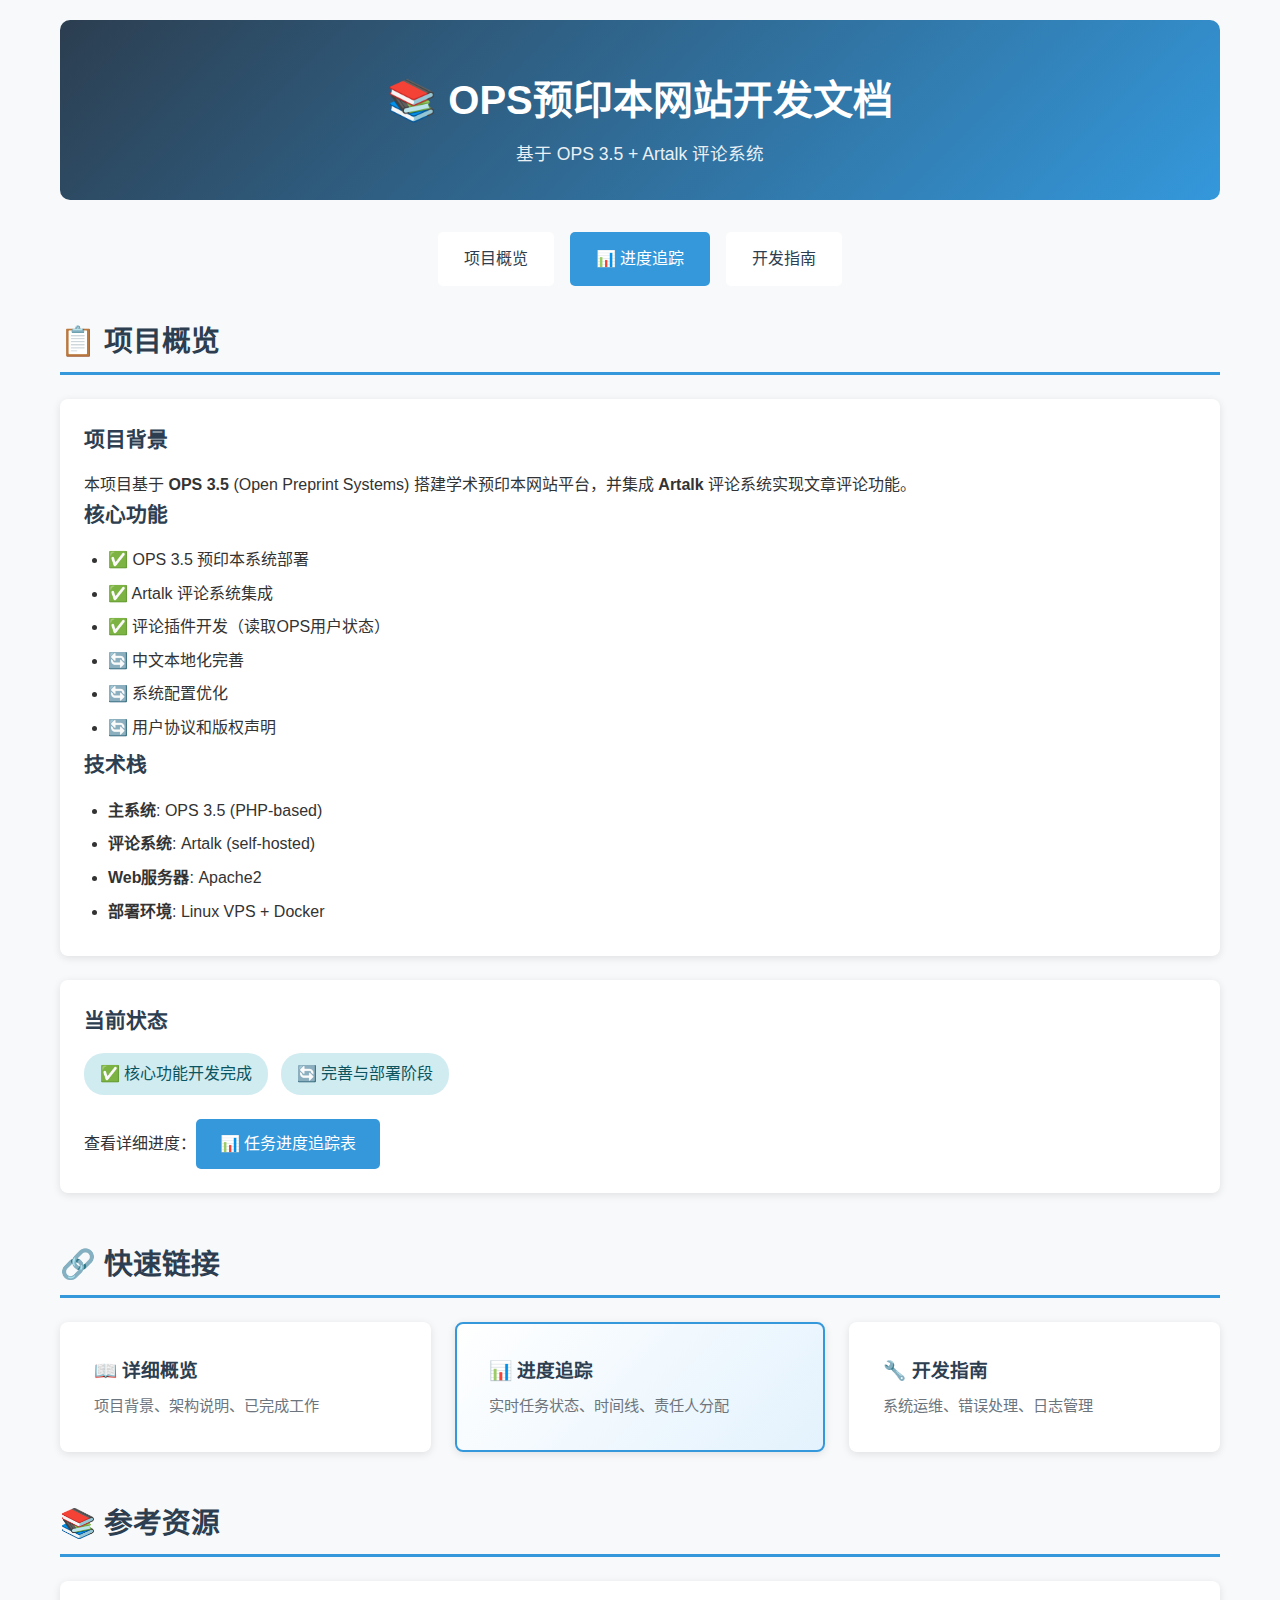
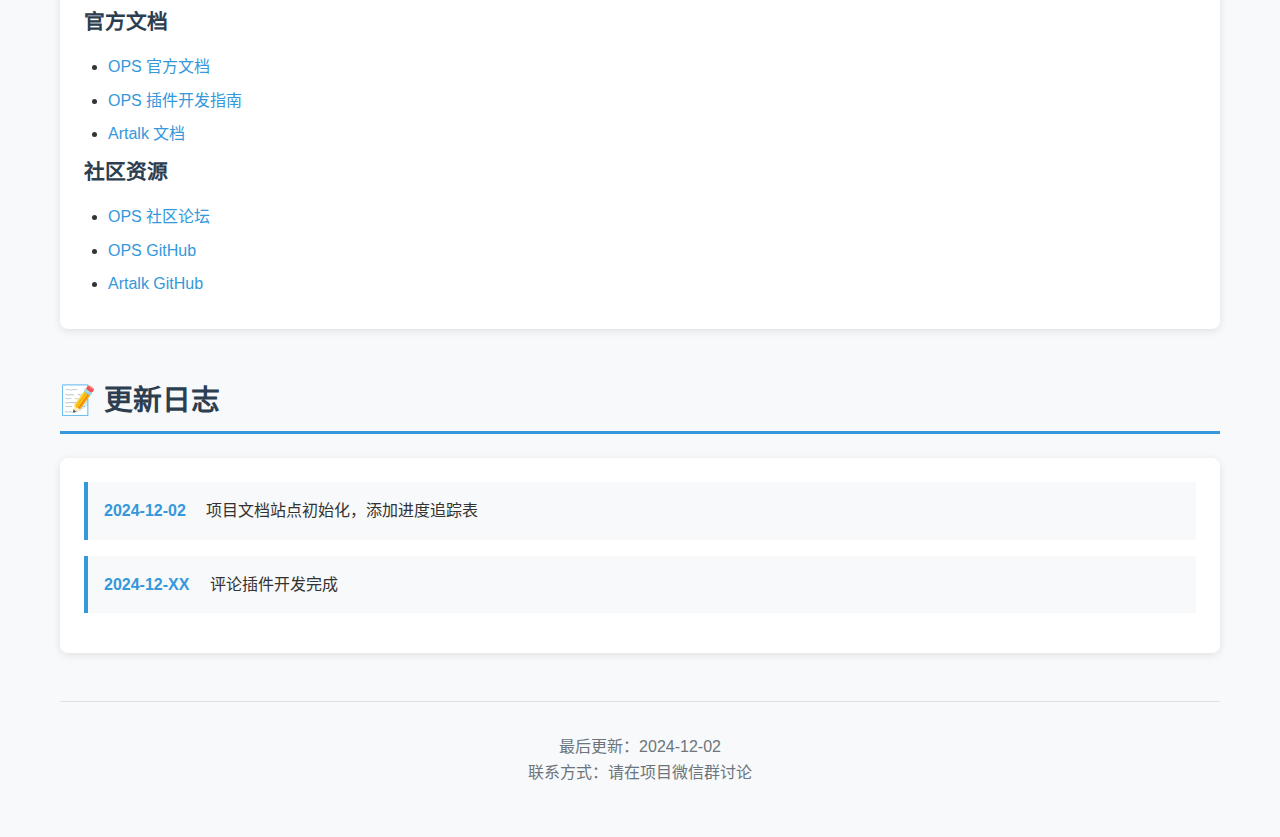
<file: index.html>
<!DOCTYPE html>
<html lang="zh-CN">
<head>
    <meta charset="UTF-8">
    <meta name="viewport" content="width=device-width, initial-scale=1.0">
    <title>OPS预印本网站开发文档</title>
    <link rel="stylesheet" href="assets/css/style.css">
</head>
<body>
    <div class="container">
        <header>
            <h1>📚 OPS预印本网站开发文档</h1>
            <p class="subtitle">基于 OPS 3.5 + Artalk 评论系统</p>
        </header>

        <nav class="main-nav">
            <a href="#overview" class="nav-link">项目概览</a>
            <a href="progress.html" class="nav-link highlight">📊 进度追踪</a>
            <a href="dev-guide.html" class="nav-link">开发指南</a>
        </nav>

        <main>
            <section id="overview" class="section">
                <h2>📋 项目概览</h2>
                <div class="card">
                    <h3>项目背景</h3>
                    <p>本项目基于 <strong>OPS 3.5</strong> (Open Preprint Systems) 搭建学术预印本网站平台，并集成 <strong>Artalk</strong> 评论系统实现文章评论功能。</p>
                    
                    <h3>核心功能</h3>
                    <ul>
                        <li>✅ OPS 3.5 预印本系统部署</li>
                        <li>✅ Artalk 评论系统集成</li>
                        <li>✅ 评论插件开发（读取OPS用户状态）</li>
                        <li>🔄 中文本地化完善</li>
                        <li>🔄 系统配置优化</li>
                        <li>🔄 用户协议和版权声明</li>
                    </ul>

                    <h3>技术栈</h3>
                    <ul>
                        <li><strong>主系统</strong>: OPS 3.5 (PHP-based)</li>
                        <li><strong>评论系统</strong>: Artalk (self-hosted)</li>
                        <li><strong>Web服务器</strong>: Apache2</li>
                        <li><strong>部署环境</strong>: Linux VPS + Docker</li>
                    </ul>
                </div>

                <div class="card">
                    <h3>当前状态</h3>
                    <div class="status-badge status-progress">✅ 核心功能开发完成</div>
                    <div class="status-badge status-progress">🔄 完善与部署阶段</div>
                    
                    <p style="margin-top: 1rem;">查看详细进度：<a href="progress.html" class="link-button">📊 任务进度追踪表</a></p>
                </div>
            </section>

            <section id="quick-links" class="section">
                <h2>🔗 快速链接</h2>
                <div class="link-grid">
                    <a href="overview.html" class="link-card">
                        <h3>📖 详细概览</h3>
                        <p>项目背景、架构说明、已完成工作</p>
                    </a>
                    <a href="progress.html" class="link-card highlight-card">
                        <h3>📊 进度追踪</h3>
                        <p>实时任务状态、时间线、责任人分配</p>
                    </a>
                    <a href="dev-guide.html" class="link-card">
                        <h3>🔧 开发指南</h3>
                        <p>系统运维、错误处理、日志管理</p>
                    </a>
                </div>
            </section>

            <section id="resources" class="section">
                <h2>📚 参考资源</h2>
                <div class="card">
                    <h3>官方文档</h3>
                    <ul>
                        <li><a href="https://docs.pkp.sfu.ca/ops/" target="_blank">OPS 官方文档</a></li>
                        <li><a href="https://docs.pkp.sfu.ca/dev/plugin-guide/" target="_blank">OPS 插件开发指南</a></li>
                        <li><a href="https://artalk.js.org/" target="_blank">Artalk 文档</a></li>
                    </ul>
                    
                    <h3>社区资源</h3>
                    <ul>
                        <li><a href="https://forum.pkp.sfu.ca/" target="_blank">OPS 社区论坛</a></li>
                        <li><a href="https://github.com/pkp/ops" target="_blank">OPS GitHub</a></li>
                        <li><a href="https://github.com/ArtalkJS/Artalk" target="_blank">Artalk GitHub</a></li>
                    </ul>
                </div>
            </section>

            <section id="update-log" class="section">
                <h2>📝 更新日志</h2>
                <div class="card">
                    <div class="update-item">
                        <span class="update-date">2024-12-02</span>
                        <span class="update-content">项目文档站点初始化，添加进度追踪表</span>
                    </div>
                    <div class="update-item">
                        <span class="update-date">2024-12-XX</span>
                        <span class="update-content">评论插件开发完成</span>
                    </div>
                </div>
            </section>
        </main>

        <footer>
            <p>最后更新：<span id="last-update">2024-12-02</span></p>
            <p>联系方式：请在项目微信群讨论</p>
        </footer>
    </div>

    <script>
        // 自动更新最后修改时间（如果需要）
        // document.getElementById('last-update').textContent = new Date().toISOString().split('T')[0];
    </script>
</body>
</html>
</file>
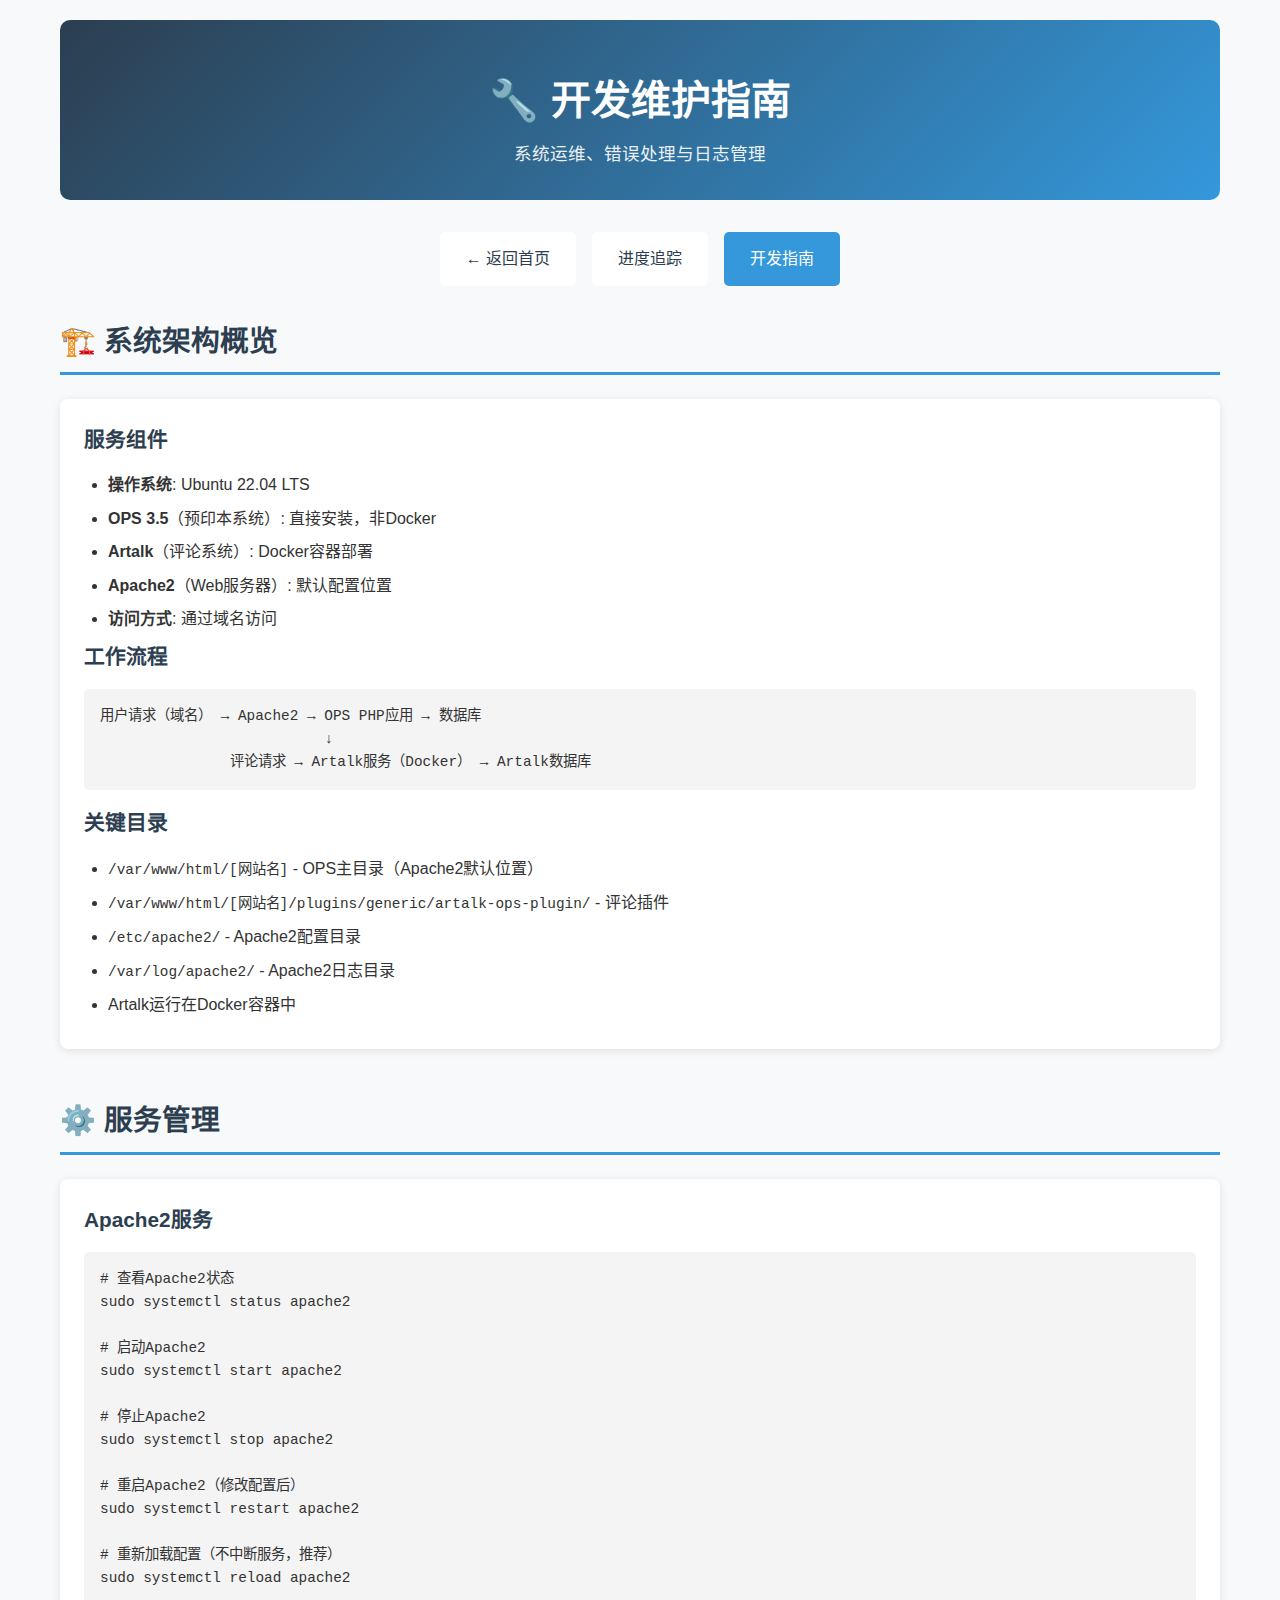
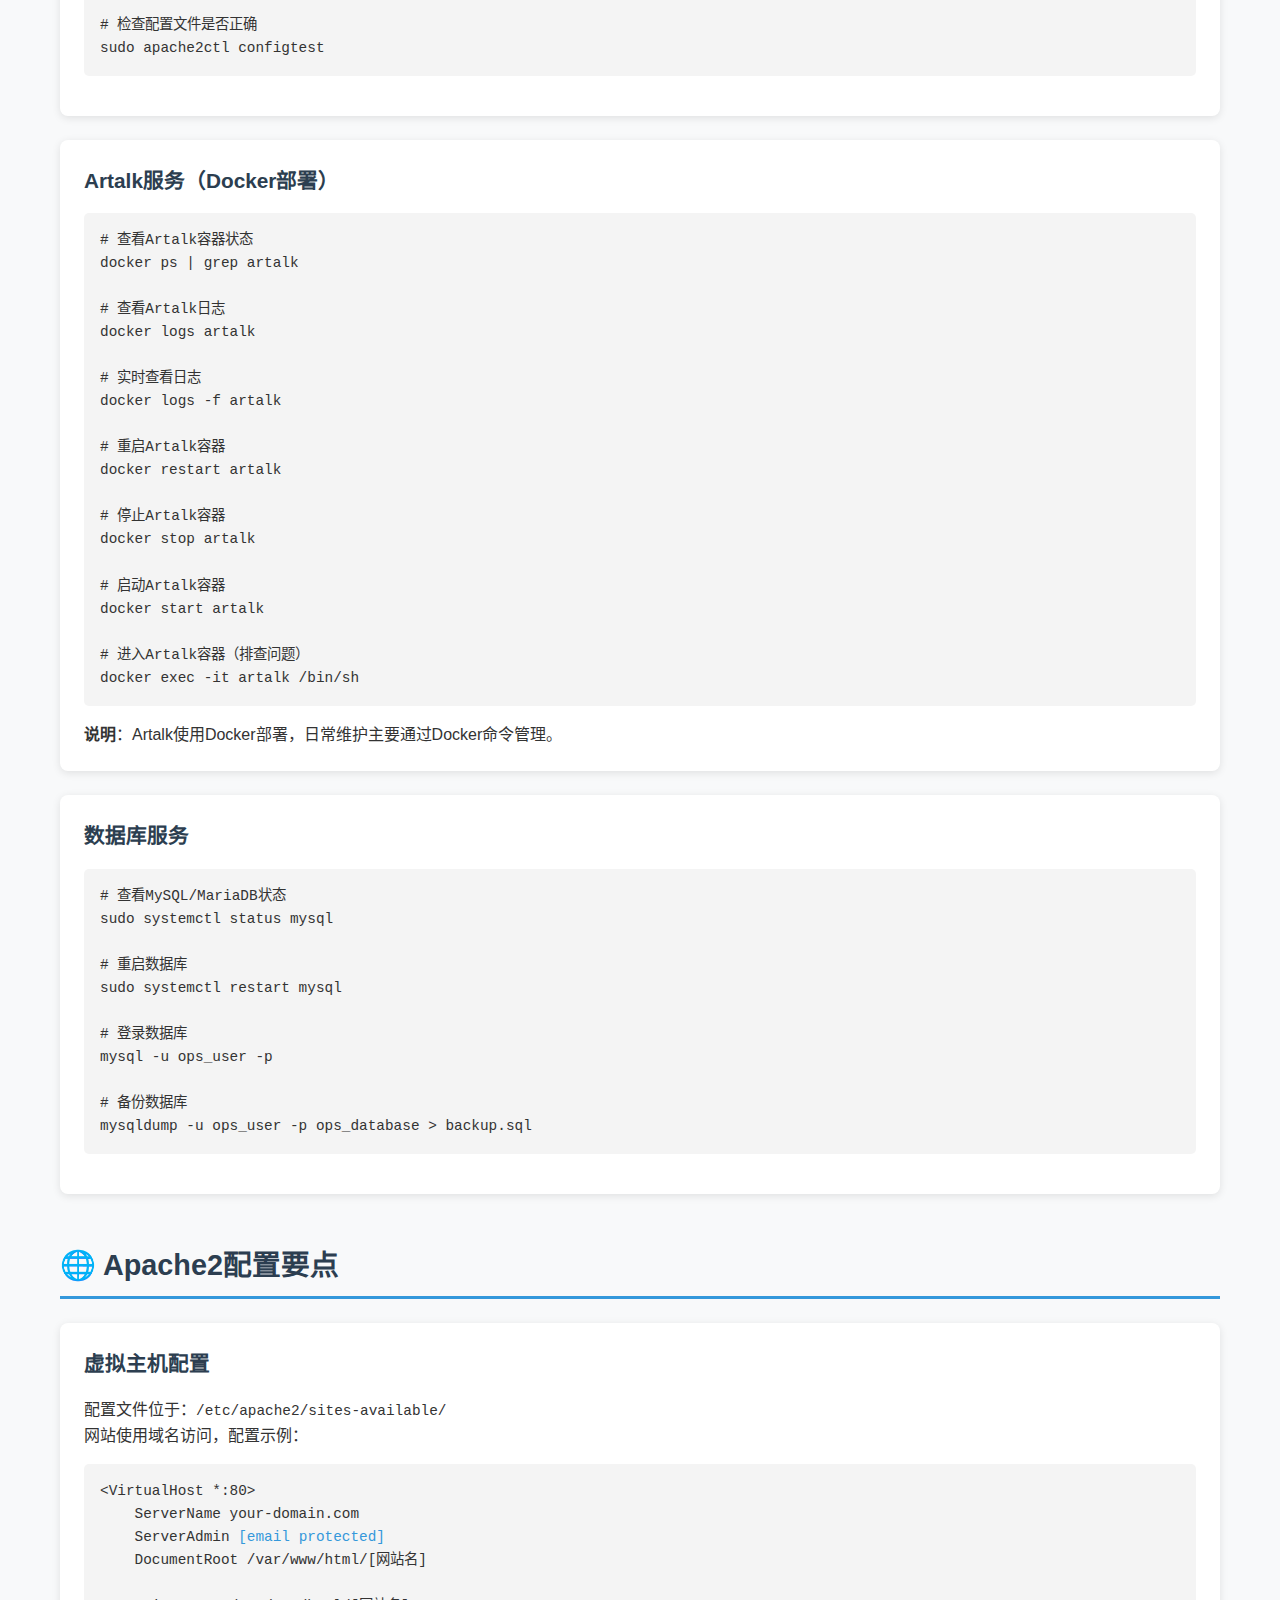
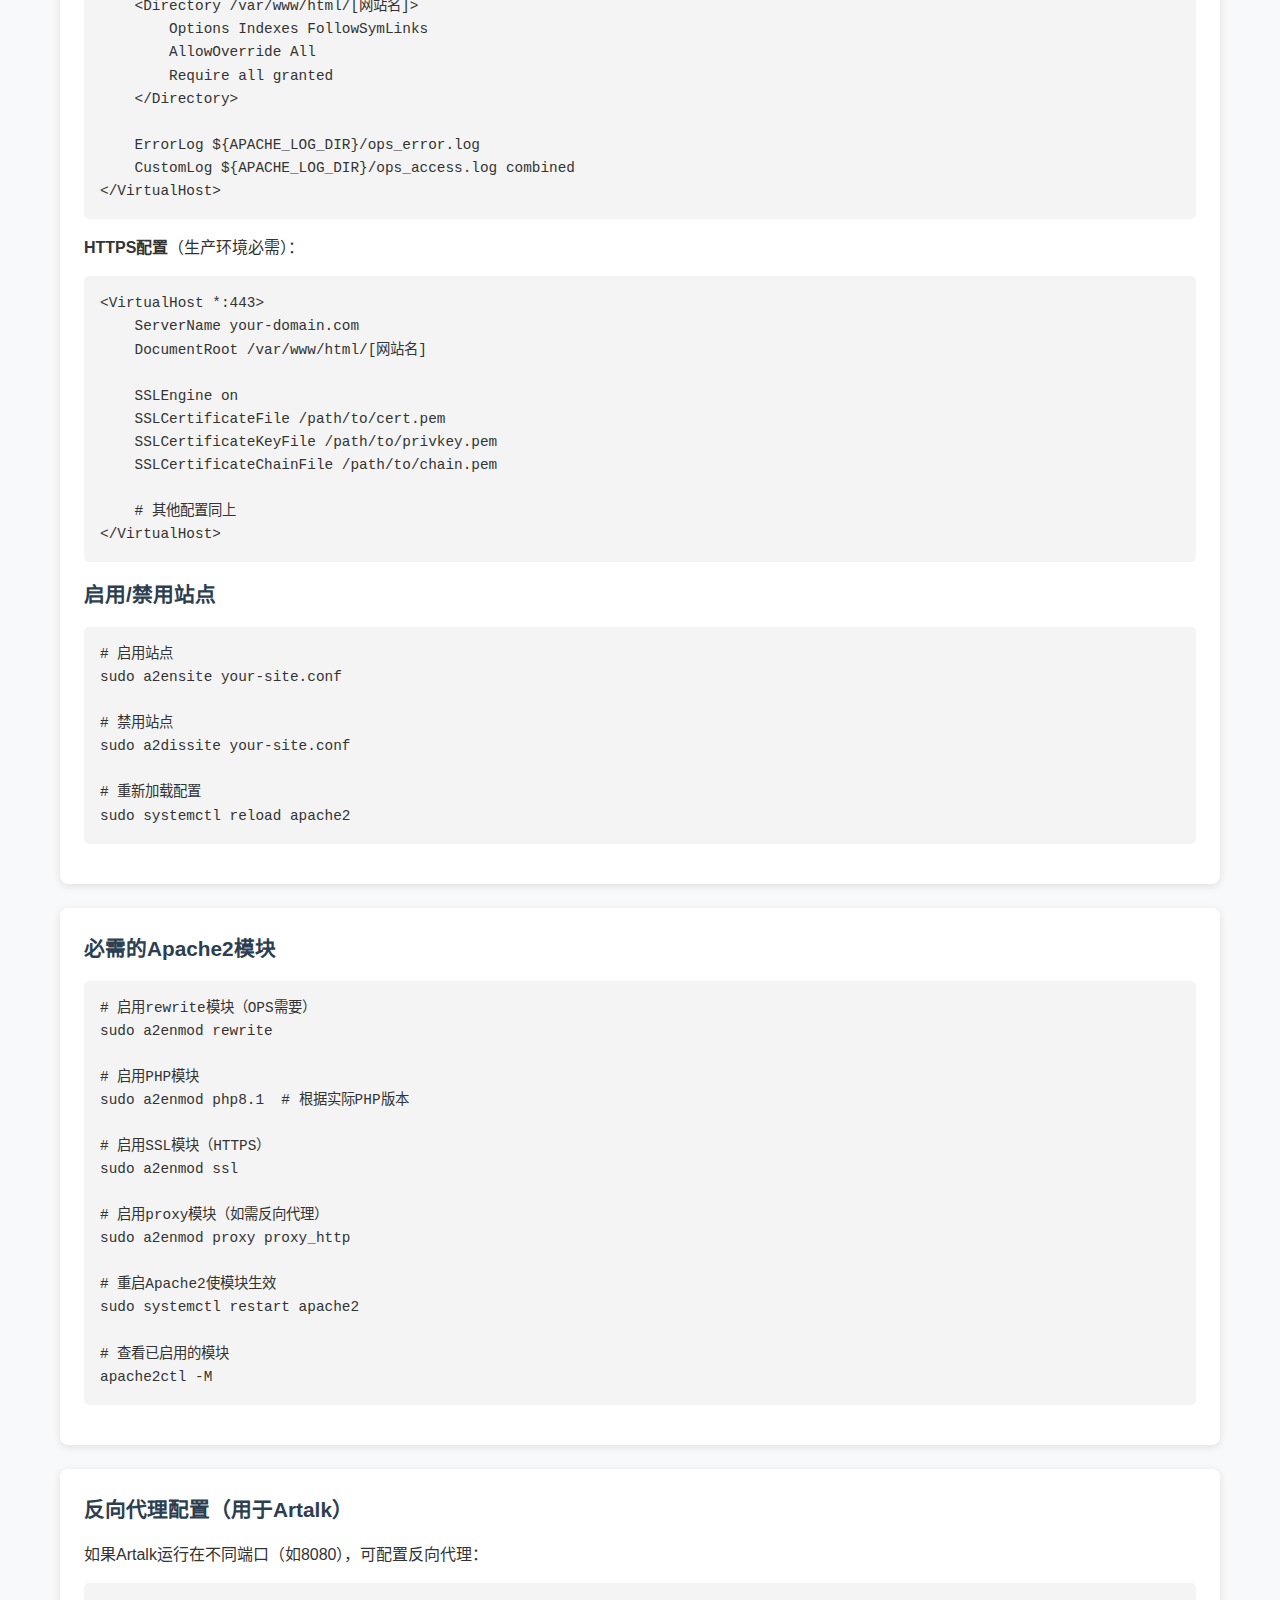
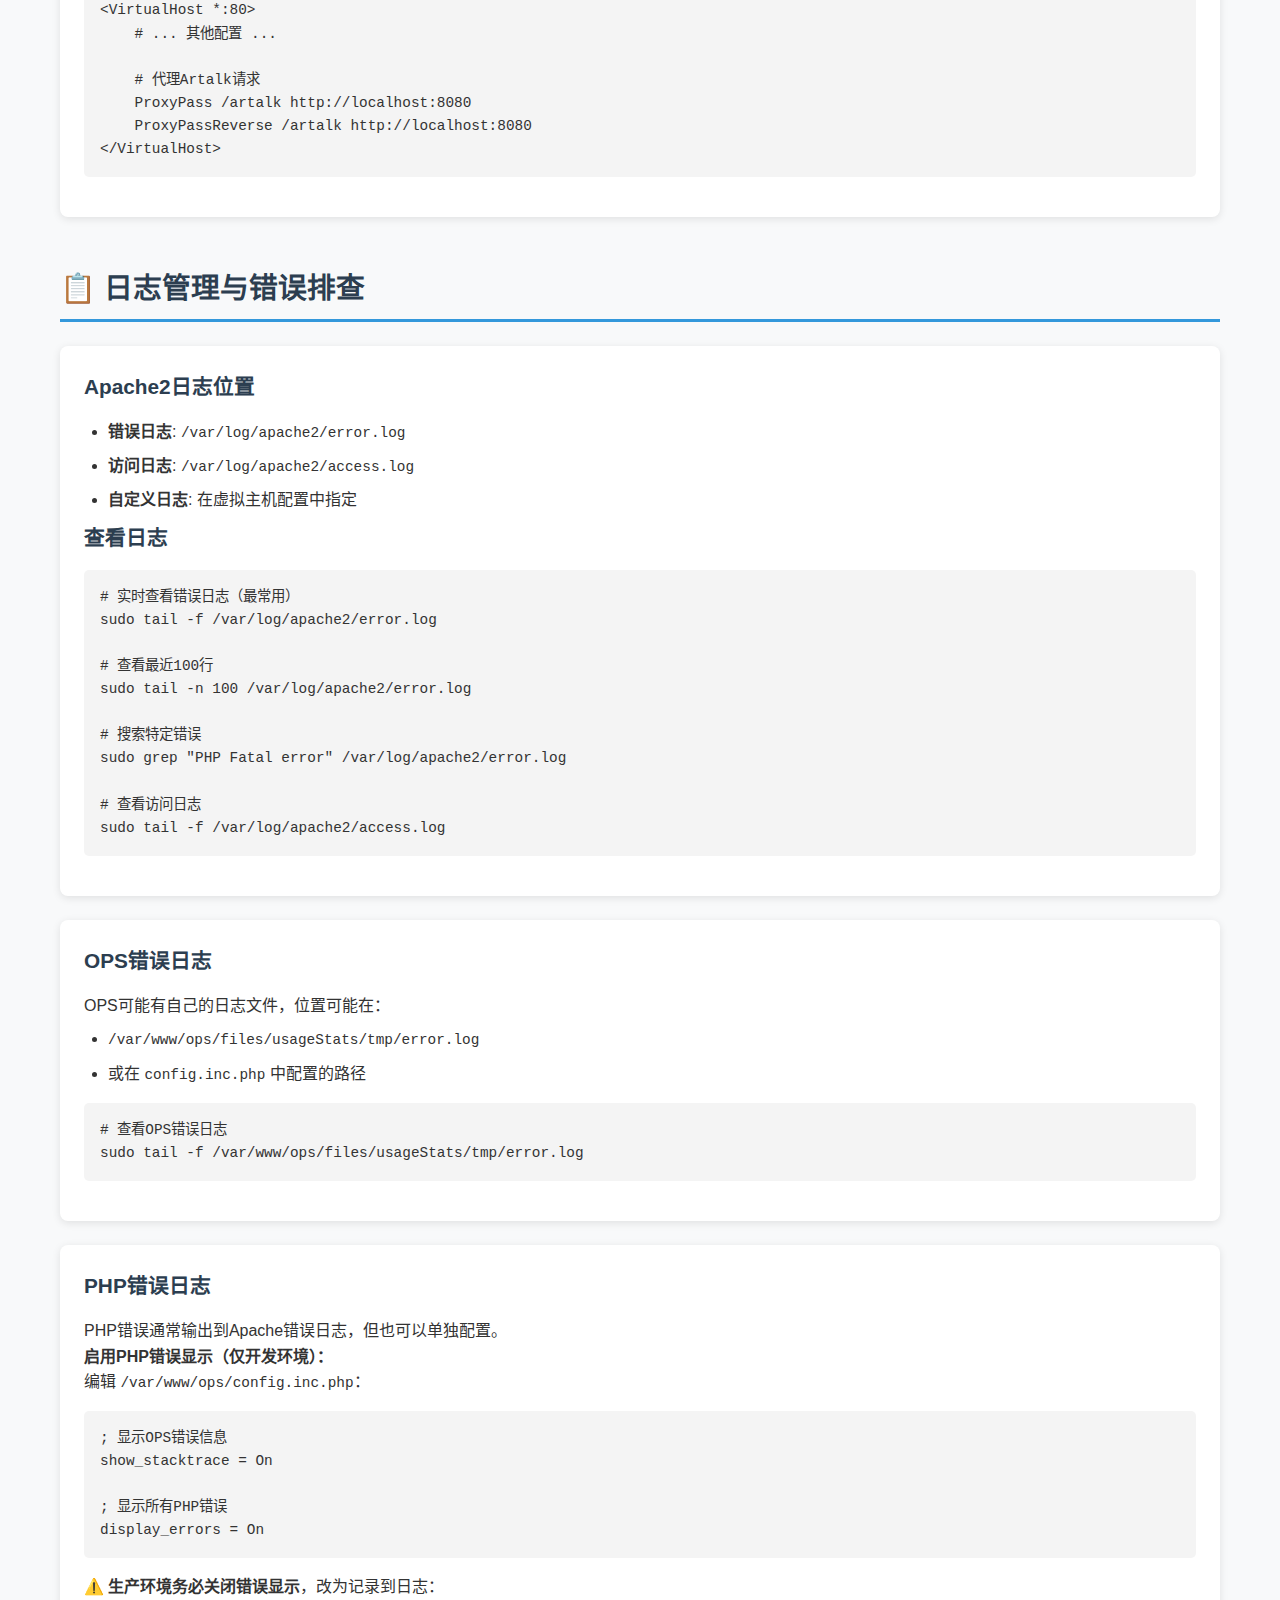
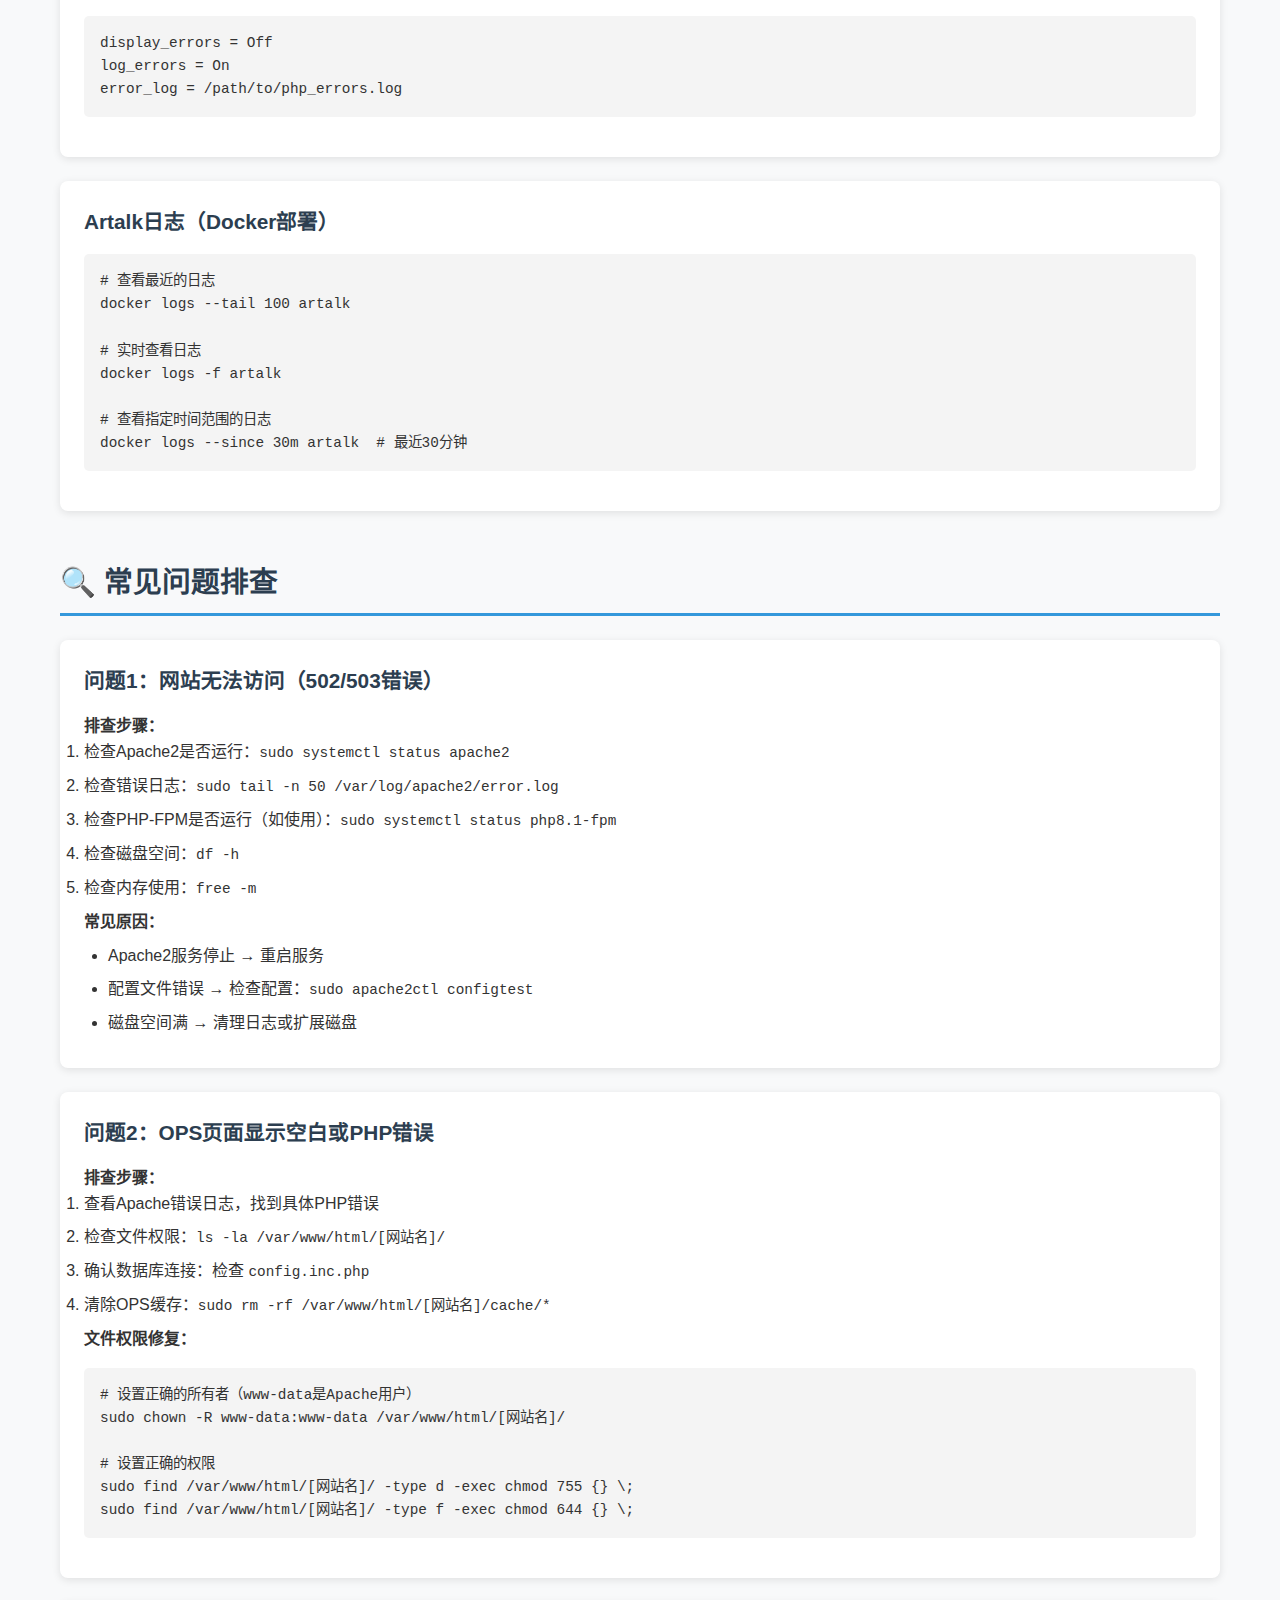
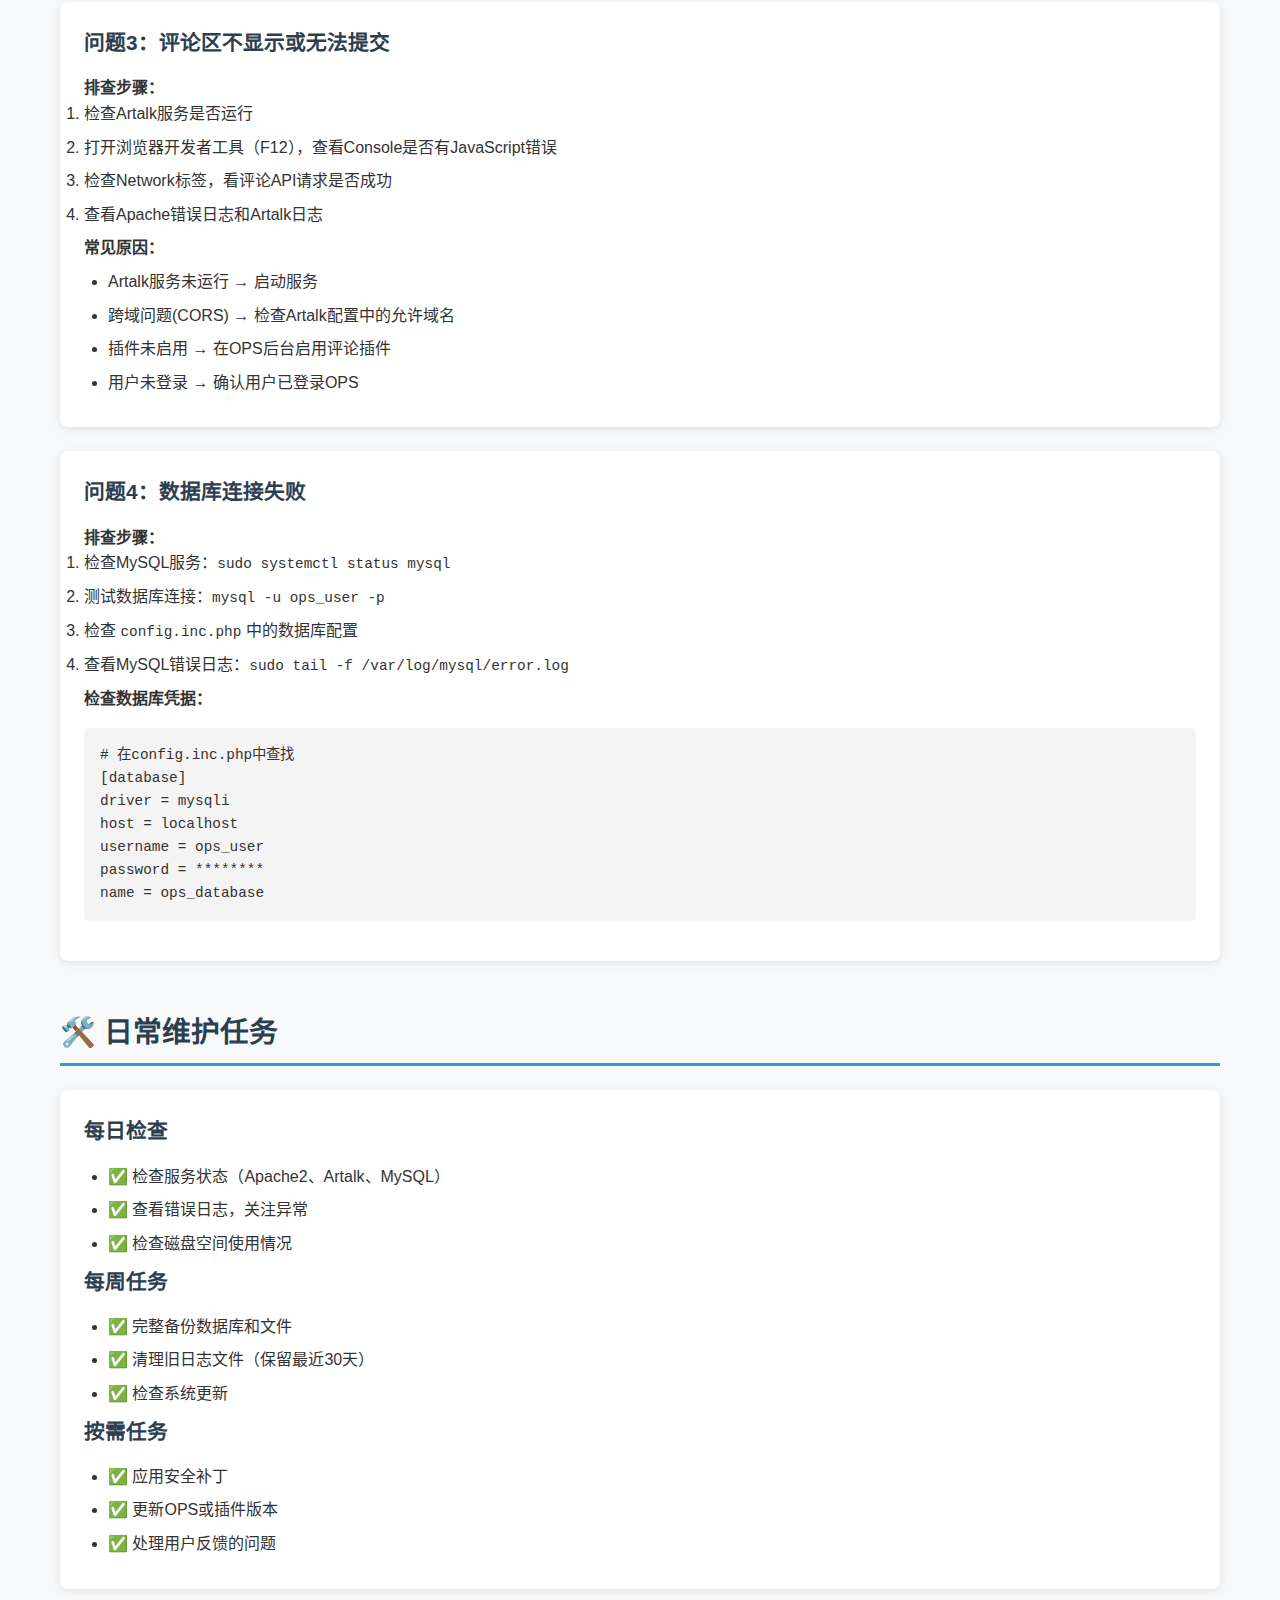
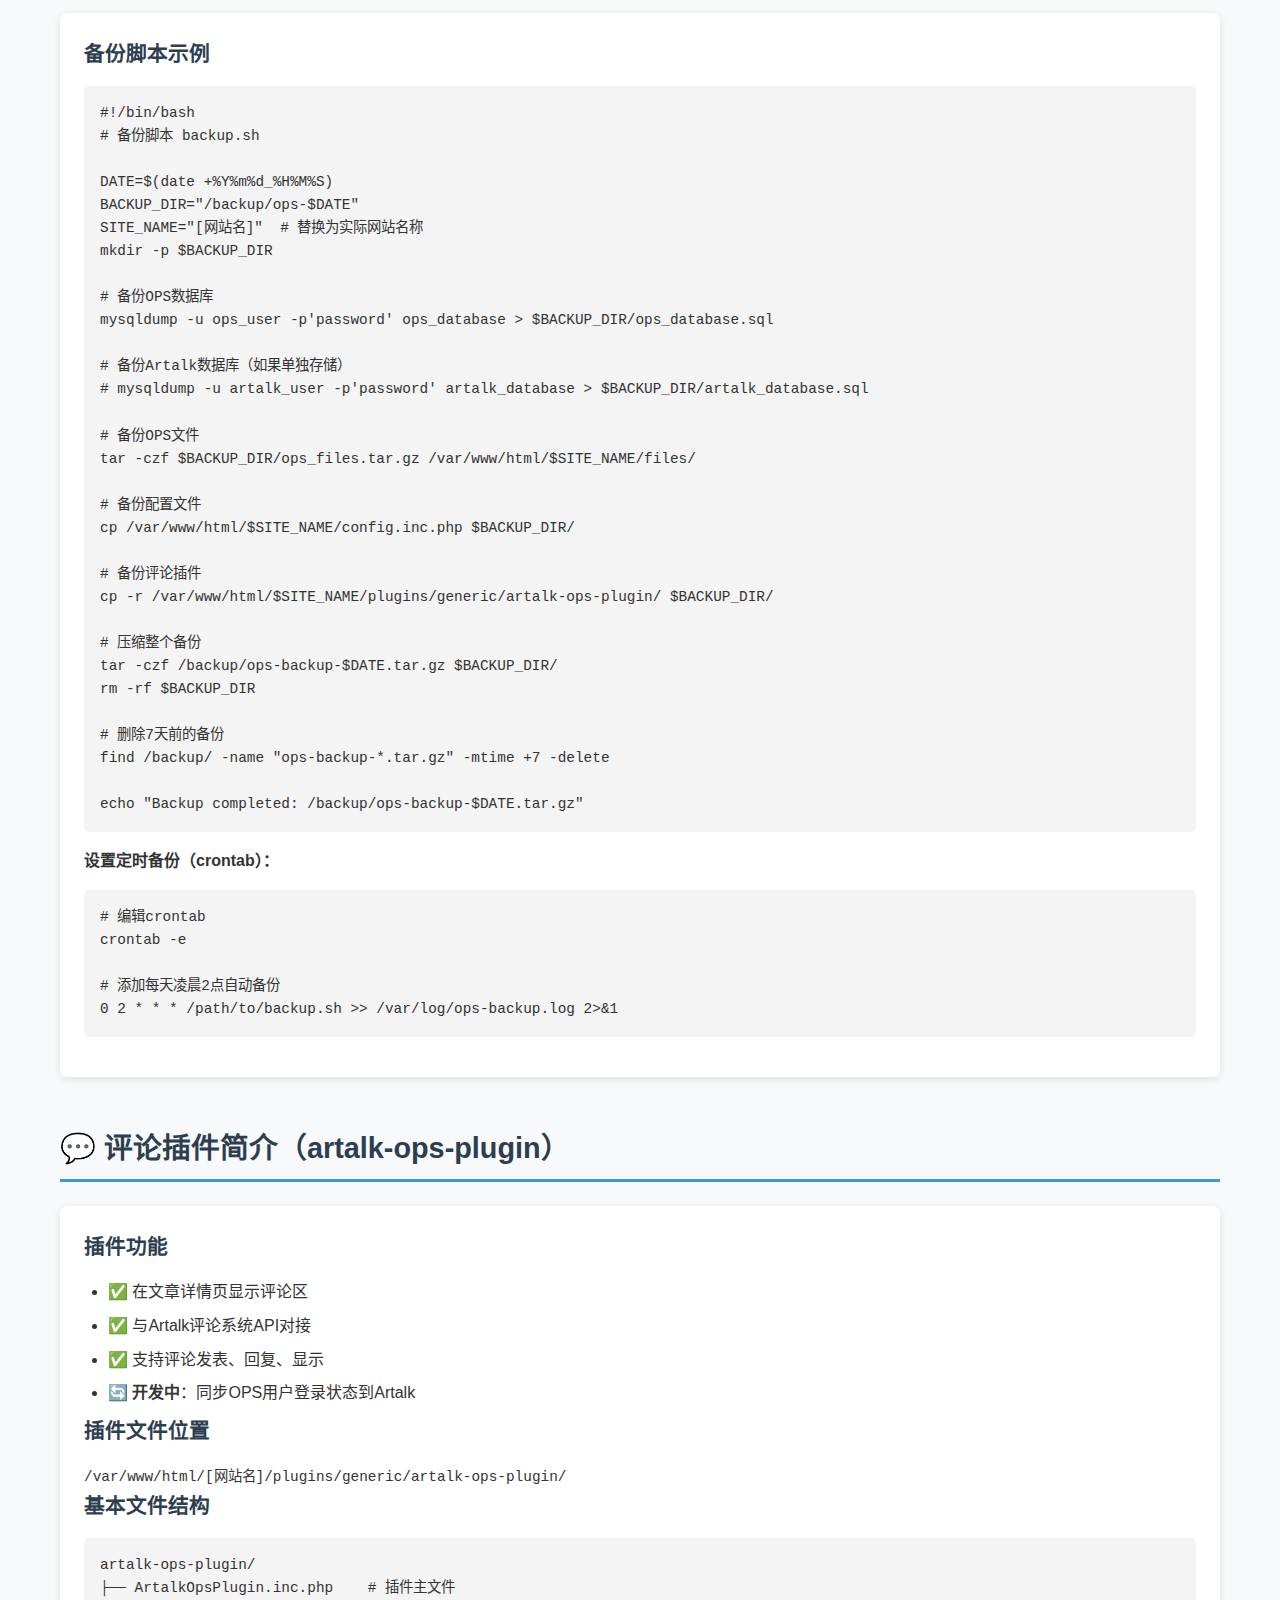
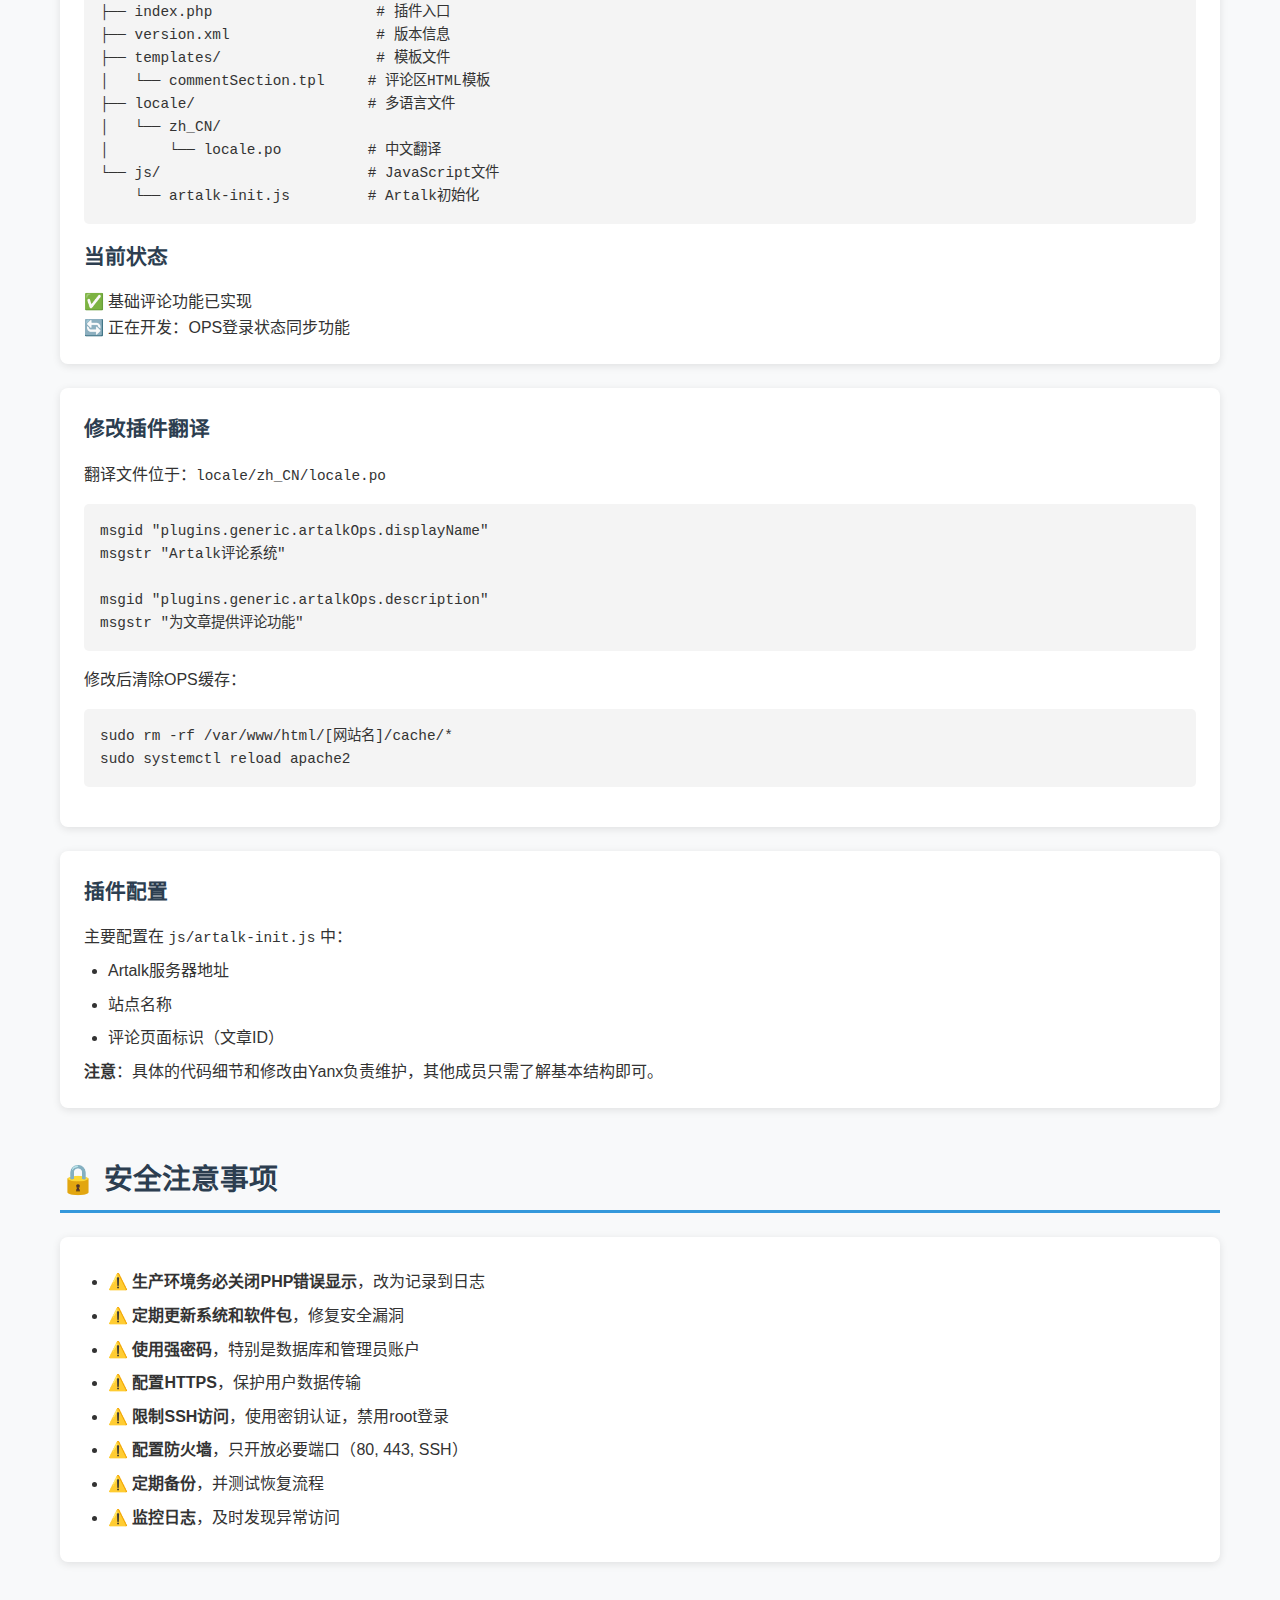
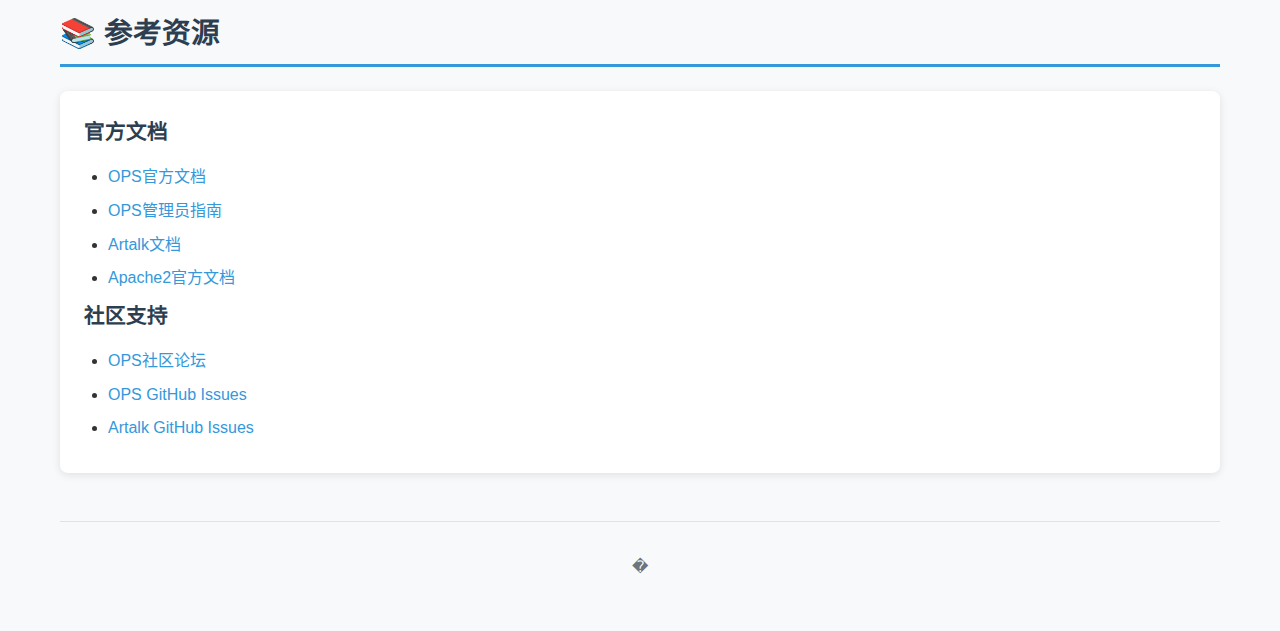
<file: dev-guide.html>
<!DOCTYPE html>
<html lang="zh-CN">
<head>
    <meta charset="UTF-8">
    <meta name="viewport" content="width=device-width, initial-scale=1.0">
    <title>开发维护指南 - OPS预印本网站</title>
    <link rel="stylesheet" href="assets/css/style.css">
</head>
<body>
    <div class="container">
        <header>
            <h1>🔧 开发维护指南</h1>
            <p class="subtitle">系统运维、错误处理与日志管理</p>
        </header>

        <nav class="main-nav">
            <a href="index.html" class="nav-link">← 返回首页</a>
            <a href="progress.html" class="nav-link">进度追踪</a>
            <a href="dev-guide.html" class="nav-link highlight">开发指南</a>
        </nav>

        <main>
            <!-- 系统架构 -->
            <section class="section">
                <h2>🏗️ 系统架构概览</h2>
                <div class="card">
                    <h3>服务组件</h3>
                    <ul>
                        <li><strong>操作系统</strong>: Ubuntu 22.04 LTS</li>
                        <li><strong>OPS 3.5</strong>（预印本系统）: 直接安装，非Docker</li>
                        <li><strong>Artalk</strong>（评论系统）: Docker容器部署</li>
                        <li><strong>Apache2</strong>（Web服务器）: 默认配置位置</li>
                        <li><strong>访问方式</strong>: 通过域名访问</li>
                    </ul>
                    
                    <h3>工作流程</h3>
                    <pre><code>用户请求（域名） → Apache2 → OPS PHP应用 → 数据库
                          ↓
               评论请求 → Artalk服务（Docker） → Artalk数据库</code></pre>
                    
                    <h3>关键目录</h3>
                    <ul>
                        <li><code>/var/www/html/[网站名]</code> - OPS主目录（Apache2默认位置）</li>
                        <li><code>/var/www/html/[网站名]/plugins/generic/artalk-ops-plugin/</code> - 评论插件</li>
                        <li><code>/etc/apache2/</code> - Apache2配置目录</li>
                        <li><code>/var/log/apache2/</code> - Apache2日志目录</li>
                        <li>Artalk运行在Docker容器中</li>
                    </ul>
                </div>
            </section>

            <!-- 服务管理 -->
            <section class="section">
                <h2>⚙️ 服务管理</h2>
                
                <div class="card">
                    <h3>Apache2服务</h3>
                    <pre><code># 查看Apache2状态
sudo systemctl status apache2

# 启动Apache2
sudo systemctl start apache2

# 停止Apache2
sudo systemctl stop apache2

# 重启Apache2（修改配置后）
sudo systemctl restart apache2

# 重新加载配置（不中断服务，推荐）
sudo systemctl reload apache2

# 检查配置文件是否正确
sudo apache2ctl configtest</code></pre>
                </div>

                <div class="card">
                    <h3>Artalk服务（Docker部署）</h3>
                    <pre><code># 查看Artalk容器状态
docker ps | grep artalk

# 查看Artalk日志
docker logs artalk

# 实时查看日志
docker logs -f artalk

# 重启Artalk容器
docker restart artalk

# 停止Artalk容器
docker stop artalk

# 启动Artalk容器
docker start artalk

# 进入Artalk容器（排查问题）
docker exec -it artalk /bin/sh</code></pre>

                    <p><strong>说明</strong>：Artalk使用Docker部署，日常维护主要通过Docker命令管理。</p>
                </div>

                <div class="card">
                    <h3>数据库服务</h3>
                    <pre><code># 查看MySQL/MariaDB状态
sudo systemctl status mysql

# 重启数据库
sudo systemctl restart mysql

# 登录数据库
mysql -u ops_user -p

# 备份数据库
mysqldump -u ops_user -p ops_database > backup.sql</code></pre>
                </div>
            </section>

            <!-- Apache2配置 -->
            <section class="section">
                <h2>🌐 Apache2配置要点</h2>
                
                <div class="card">
                    <h3>虚拟主机配置</h3>
                    <p>配置文件位于：<code>/etc/apache2/sites-available/</code></p>
                    <p>网站使用域名访问，配置示例：</p>
                    
                    <pre><code>&lt;VirtualHost *:80&gt;
    ServerName your-domain.com
    ServerAdmin <a href="/cdn-cgi/l/email-protection" class="__cf_email__" data-cfemail="5233363f3b3c122b3d27207f363d3f333b3c7c313d3f">[email&#160;protected]</a>
    DocumentRoot /var/www/html/[网站名]
    
    &lt;Directory /var/www/html/[网站名]&gt;
        Options Indexes FollowSymLinks
        AllowOverride All
        Require all granted
    &lt;/Directory&gt;
    
    ErrorLog ${APACHE_LOG_DIR}/ops_error.log
    CustomLog ${APACHE_LOG_DIR}/ops_access.log combined
&lt;/VirtualHost&gt;</code></pre>

                    <p><strong>HTTPS配置</strong>（生产环境必需）：</p>
                    <pre><code>&lt;VirtualHost *:443&gt;
    ServerName your-domain.com
    DocumentRoot /var/www/html/[网站名]
    
    SSLEngine on
    SSLCertificateFile /path/to/cert.pem
    SSLCertificateKeyFile /path/to/privkey.pem
    SSLCertificateChainFile /path/to/chain.pem
    
    # 其他配置同上
&lt;/VirtualHost&gt;</code></pre>

                    <h3>启用/禁用站点</h3>
                    <pre><code># 启用站点
sudo a2ensite your-site.conf

# 禁用站点
sudo a2dissite your-site.conf

# 重新加载配置
sudo systemctl reload apache2</code></pre>
                </div>

                <div class="card">
                    <h3>必需的Apache2模块</h3>
                    <pre><code># 启用rewrite模块（OPS需要）
sudo a2enmod rewrite

# 启用PHP模块
sudo a2enmod php8.1  # 根据实际PHP版本

# 启用SSL模块（HTTPS）
sudo a2enmod ssl

# 启用proxy模块（如需反向代理）
sudo a2enmod proxy proxy_http

# 重启Apache2使模块生效
sudo systemctl restart apache2

# 查看已启用的模块
apache2ctl -M</code></pre>
                </div>

                <div class="card">
                    <h3>反向代理配置（用于Artalk）</h3>
                    <p>如果Artalk运行在不同端口（如8080），可配置反向代理：</p>
                    <pre><code>&lt;VirtualHost *:80&gt;
    # ... 其他配置 ...
    
    # 代理Artalk请求
    ProxyPass /artalk http://localhost:8080
    ProxyPassReverse /artalk http://localhost:8080
&lt;/VirtualHost&gt;</code></pre>
                </div>
            </section>

            <!-- 日志管理 -->
            <section class="section">
                <h2>📋 日志管理与错误排查</h2>
                
                <div class="card">
                    <h3>Apache2日志位置</h3>
                    <ul>
                        <li><strong>错误日志</strong>: <code>/var/log/apache2/error.log</code></li>
                        <li><strong>访问日志</strong>: <code>/var/log/apache2/access.log</code></li>
                        <li><strong>自定义日志</strong>: 在虚拟主机配置中指定</li>
                    </ul>

                    <h3>查看日志</h3>
                    <pre><code># 实时查看错误日志（最常用）
sudo tail -f /var/log/apache2/error.log

# 查看最近100行
sudo tail -n 100 /var/log/apache2/error.log

# 搜索特定错误
sudo grep "PHP Fatal error" /var/log/apache2/error.log

# 查看访问日志
sudo tail -f /var/log/apache2/access.log</code></pre>
                </div>

                <div class="card">
                    <h3>OPS错误日志</h3>
                    <p>OPS可能有自己的日志文件，位置可能在：</p>
                    <ul>
                        <li><code>/var/www/ops/files/usageStats/tmp/error.log</code></li>
                        <li>或在 <code>config.inc.php</code> 中配置的路径</li>
                    </ul>
                    
                    <pre><code># 查看OPS错误日志
sudo tail -f /var/www/ops/files/usageStats/tmp/error.log</code></pre>
                </div>

                <div class="card">
                    <h3>PHP错误日志</h3>
                    <p>PHP错误通常输出到Apache错误日志，但也可以单独配置。</p>
                    
                    <p><strong>启用PHP错误显示（仅开发环境）：</strong></p>
                    <p>编辑 <code>/var/www/ops/config.inc.php</code>：</p>
                    <pre><code>; 显示OPS错误信息
show_stacktrace = On

; 显示所有PHP错误
display_errors = On</code></pre>
                    
                    <p><strong>⚠️ 生产环境务必关闭错误显示</strong>，改为记录到日志：</p>
                    <pre><code>display_errors = Off
log_errors = On
error_log = /path/to/php_errors.log</code></pre>
                </div>

                <div class="card">
                    <h3>Artalk日志（Docker部署）</h3>
                    <pre><code># 查看最近的日志
docker logs --tail 100 artalk

# 实时查看日志
docker logs -f artalk

# 查看指定时间范围的日志
docker logs --since 30m artalk  # 最近30分钟</code></pre>
                </div>
            </section>

            <!-- 常见问题 -->
            <section class="section">
                <h2>🔍 常见问题排查</h2>
                
                <div class="card">
                    <h3>问题1：网站无法访问（502/503错误）</h3>
                    <p><strong>排查步骤：</strong></p>
                    <ol>
                        <li>检查Apache2是否运行：<code>sudo systemctl status apache2</code></li>
                        <li>检查错误日志：<code>sudo tail -n 50 /var/log/apache2/error.log</code></li>
                        <li>检查PHP-FPM是否运行（如使用）：<code>sudo systemctl status php8.1-fpm</code></li>
                        <li>检查磁盘空间：<code>df -h</code></li>
                        <li>检查内存使用：<code>free -m</code></li>
                    </ol>

                    <p><strong>常见原因：</strong></p>
                    <ul>
                        <li>Apache2服务停止 → 重启服务</li>
                        <li>配置文件错误 → 检查配置：<code>sudo apache2ctl configtest</code></li>
                        <li>磁盘空间满 → 清理日志或扩展磁盘</li>
                    </ul>
                </div>

                <div class="card">
                    <h3>问题2：OPS页面显示空白或PHP错误</h3>
                    <p><strong>排查步骤：</strong></p>
                    <ol>
                        <li>查看Apache错误日志，找到具体PHP错误</li>
                        <li>检查文件权限：<code>ls -la /var/www/html/[网站名]/</code></li>
                        <li>确认数据库连接：检查 <code>config.inc.php</code></li>
                        <li>清除OPS缓存：<code>sudo rm -rf /var/www/html/[网站名]/cache/*</code></li>
                    </ol>

                    <p><strong>文件权限修复：</strong></p>
                    <pre><code># 设置正确的所有者（www-data是Apache用户）
sudo chown -R www-data:www-data /var/www/html/[网站名]/

# 设置正确的权限
sudo find /var/www/html/[网站名]/ -type d -exec chmod 755 {} \;
sudo find /var/www/html/[网站名]/ -type f -exec chmod 644 {} \;</code></pre>
                </div>

                <div class="card">
                    <h3>问题3：评论区不显示或无法提交</h3>
                    <p><strong>排查步骤：</strong></p>
                    <ol>
                        <li>检查Artalk服务是否运行</li>
                        <li>打开浏览器开发者工具（F12），查看Console是否有JavaScript错误</li>
                        <li>检查Network标签，看评论API请求是否成功</li>
                        <li>查看Apache错误日志和Artalk日志</li>
                    </ol>

                    <p><strong>常见原因：</strong></p>
                    <ul>
                        <li>Artalk服务未运行 → 启动服务</li>
                        <li>跨域问题(CORS) → 检查Artalk配置中的允许域名</li>
                        <li>插件未启用 → 在OPS后台启用评论插件</li>
                        <li>用户未登录 → 确认用户已登录OPS</li>
                    </ul>
                </div>

                <div class="card">
                    <h3>问题4：数据库连接失败</h3>
                    <p><strong>排查步骤：</strong></p>
                    <ol>
                        <li>检查MySQL服务：<code>sudo systemctl status mysql</code></li>
                        <li>测试数据库连接：<code>mysql -u ops_user -p</code></li>
                        <li>检查 <code>config.inc.php</code> 中的数据库配置</li>
                        <li>查看MySQL错误日志：<code>sudo tail -f /var/log/mysql/error.log</code></li>
                    </ol>

                    <p><strong>检查数据库凭据：</strong></p>
                    <pre><code># 在config.inc.php中查找
[database]
driver = mysqli
host = localhost
username = ops_user
password = ********
name = ops_database</code></pre>
                </div>
            </section>

            <!-- 维护任务 -->
            <section class="section">
                <h2>🛠️ 日常维护任务</h2>
                
                <div class="card">
                    <h3>每日检查</h3>
                    <ul>
                        <li>✅ 检查服务状态（Apache2、Artalk、MySQL）</li>
                        <li>✅ 查看错误日志，关注异常</li>
                        <li>✅ 检查磁盘空间使用情况</li>
                    </ul>

                    <h3>每周任务</h3>
                    <ul>
                        <li>✅ 完整备份数据库和文件</li>
                        <li>✅ 清理旧日志文件（保留最近30天）</li>
                        <li>✅ 检查系统更新</li>
                    </ul>

                    <h3>按需任务</h3>
                    <ul>
                        <li>✅ 应用安全补丁</li>
                        <li>✅ 更新OPS或插件版本</li>
                        <li>✅ 处理用户反馈的问题</li>
                    </ul>
                </div>

                <div class="card">
                    <h3>备份脚本示例</h3>
                    <pre><code>#!/bin/bash
# 备份脚本 backup.sh

DATE=$(date +%Y%m%d_%H%M%S)
BACKUP_DIR="/backup/ops-$DATE"
SITE_NAME="[网站名]"  # 替换为实际网站名称
mkdir -p $BACKUP_DIR

# 备份OPS数据库
mysqldump -u ops_user -p'password' ops_database > $BACKUP_DIR/ops_database.sql

# 备份Artalk数据库（如果单独存储）
# mysqldump -u artalk_user -p'password' artalk_database > $BACKUP_DIR/artalk_database.sql

# 备份OPS文件
tar -czf $BACKUP_DIR/ops_files.tar.gz /var/www/html/$SITE_NAME/files/

# 备份配置文件
cp /var/www/html/$SITE_NAME/config.inc.php $BACKUP_DIR/

# 备份评论插件
cp -r /var/www/html/$SITE_NAME/plugins/generic/artalk-ops-plugin/ $BACKUP_DIR/

# 压缩整个备份
tar -czf /backup/ops-backup-$DATE.tar.gz $BACKUP_DIR/
rm -rf $BACKUP_DIR

# 删除7天前的备份
find /backup/ -name "ops-backup-*.tar.gz" -mtime +7 -delete

echo "Backup completed: /backup/ops-backup-$DATE.tar.gz"</code></pre>

                    <p><strong>设置定时备份（crontab）：</strong></p>
                    <pre><code># 编辑crontab
crontab -e

# 添加每天凌晨2点自动备份
0 2 * * * /path/to/backup.sh >> /var/log/ops-backup.log 2>&1</code></pre>
                </div>
            </section>

            <!-- 评论插件说明 -->
            <section class="section">
                <h2>💬 评论插件简介（artalk-ops-plugin）</h2>
                
                <div class="card">
                    <h3>插件功能</h3>
                    <ul>
                        <li>✅ 在文章详情页显示评论区</li>
                        <li>✅ 与Artalk评论系统API对接</li>
                        <li>✅ 支持评论发表、回复、显示</li>
                        <li>🔄 <strong>开发中</strong>：同步OPS用户登录状态到Artalk</li>
                    </ul>

                    <h3>插件文件位置</h3>
                    <p><code>/var/www/html/[网站名]/plugins/generic/artalk-ops-plugin/</code></p>

                    <h3>基本文件结构</h3>
                    <pre><code>artalk-ops-plugin/
├── ArtalkOpsPlugin.inc.php    # 插件主文件
├── index.php                   # 插件入口
├── version.xml                 # 版本信息
├── templates/                  # 模板文件
│   └── commentSection.tpl     # 评论区HTML模板
├── locale/                    # 多语言文件
│   └── zh_CN/
│       └── locale.po          # 中文翻译
└── js/                        # JavaScript文件
    └── artalk-init.js         # Artalk初始化</code></pre>

                    <h3>当前状态</h3>
                    <p>✅ 基础评论功能已实现<br>
                    🔄 正在开发：OPS登录状态同步功能</p>
                </div>

                <div class="card">
                    <h3>修改插件翻译</h3>
                    <p>翻译文件位于：<code>locale/zh_CN/locale.po</code></p>
                    <pre><code>msgid "plugins.generic.artalkOps.displayName"
msgstr "Artalk评论系统"

msgid "plugins.generic.artalkOps.description"
msgstr "为文章提供评论功能"</code></pre>

                    <p>修改后清除OPS缓存：</p>
                    <pre><code>sudo rm -rf /var/www/html/[网站名]/cache/*
sudo systemctl reload apache2</code></pre>
                </div>

                <div class="card">
                    <h3>插件配置</h3>
                    <p>主要配置在 <code>js/artalk-init.js</code> 中：</p>
                    <ul>
                        <li>Artalk服务器地址</li>
                        <li>站点名称</li>
                        <li>评论页面标识（文章ID）</li>
                    </ul>

                    <p><strong>注意</strong>：具体的代码细节和修改由Yanx负责维护，其他成员只需了解基本结构即可。</p>
                </div>
            </section>

            <!-- 安全注意事项 -->
            <section class="section">
                <h2>🔒 安全注意事项</h2>
                
                <div class="card">
                    <ul>
                        <li>⚠️ <strong>生产环境务必关闭PHP错误显示</strong>，改为记录到日志</li>
                        <li>⚠️ <strong>定期更新系统和软件包</strong>，修复安全漏洞</li>
                        <li>⚠️ <strong>使用强密码</strong>，特别是数据库和管理员账户</li>
                        <li>⚠️ <strong>配置HTTPS</strong>，保护用户数据传输</li>
                        <li>⚠️ <strong>限制SSH访问</strong>，使用密钥认证，禁用root登录</li>
                        <li>⚠️ <strong>配置防火墙</strong>，只开放必要端口（80, 443, SSH）</li>
                        <li>⚠️ <strong>定期备份</strong>，并测试恢复流程</li>
                        <li>⚠️ <strong>监控日志</strong>，及时发现异常访问</li>
                    </ul>
                </div>
            </section>

            <!-- 参考资源 -->
            <section class="section">
                <h2>📚 参考资源</h2>
                
                <div class="card">
                    <h3>官方文档</h3>
                    <ul>
                        <li><a href="https://docs.pkp.sfu.ca/ops/" target="_blank">OPS官方文档</a></li>
                        <li><a href="https://docs.pkp.sfu.ca/admin-guide/" target="_blank">OPS管理员指南</a></li>
                        <li><a href="https://artalk.js.org/" target="_blank">Artalk文档</a></li>
                        <li><a href="https://httpd.apache.org/docs/" target="_blank">Apache2官方文档</a></li>
                    </ul>

                    <h3>社区支持</h3>
                    <ul>
                        <li><a href="https://forum.pkp.sfu.ca/" target="_blank">OPS社区论坛</a></li>
                        <li><a href="https://github.com/pkp/ops/issues" target="_blank">OPS GitHub Issues</a></li>
                        <li><a href="https://github.com/ArtalkJS/Artalk/issues" target="_blank">Artalk GitHub Issues</a></li>
                    </ul>
                </div>
            </section>

        </main>

        <footer>
            <p>�
</file>
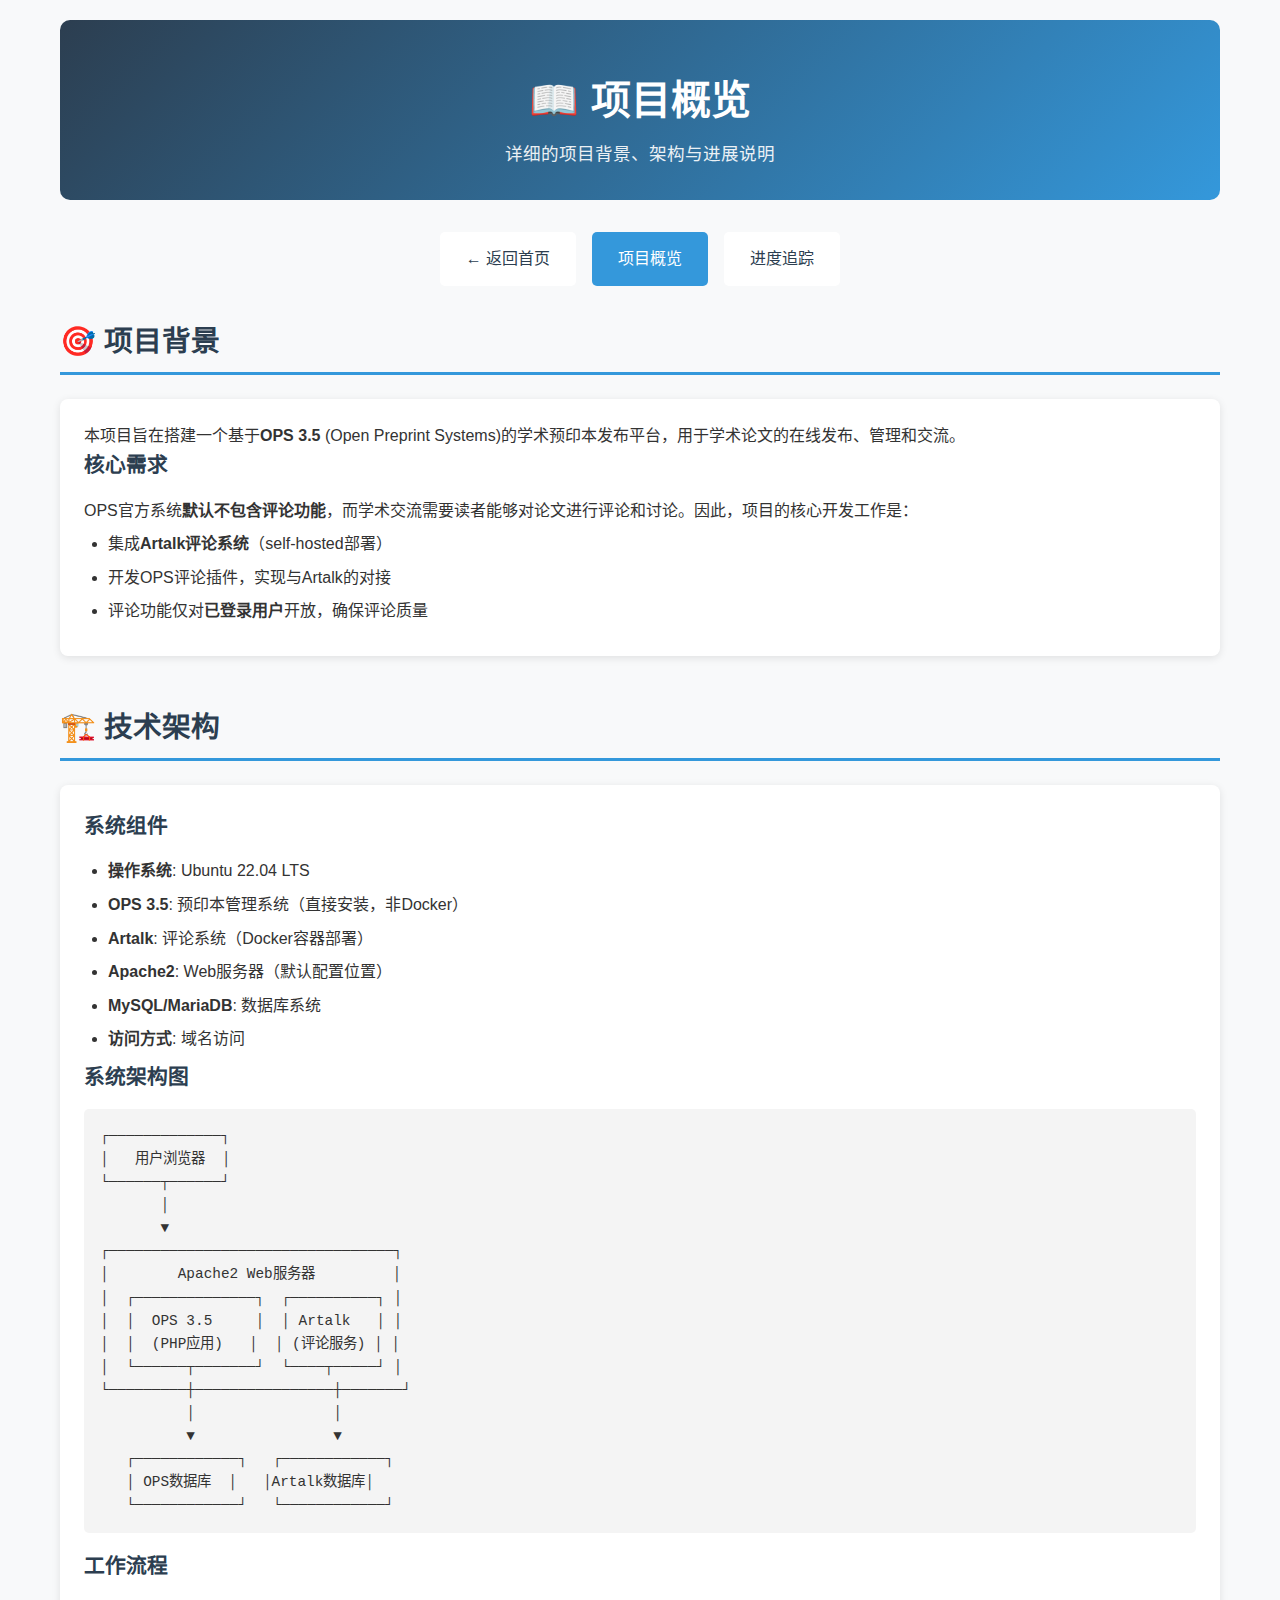
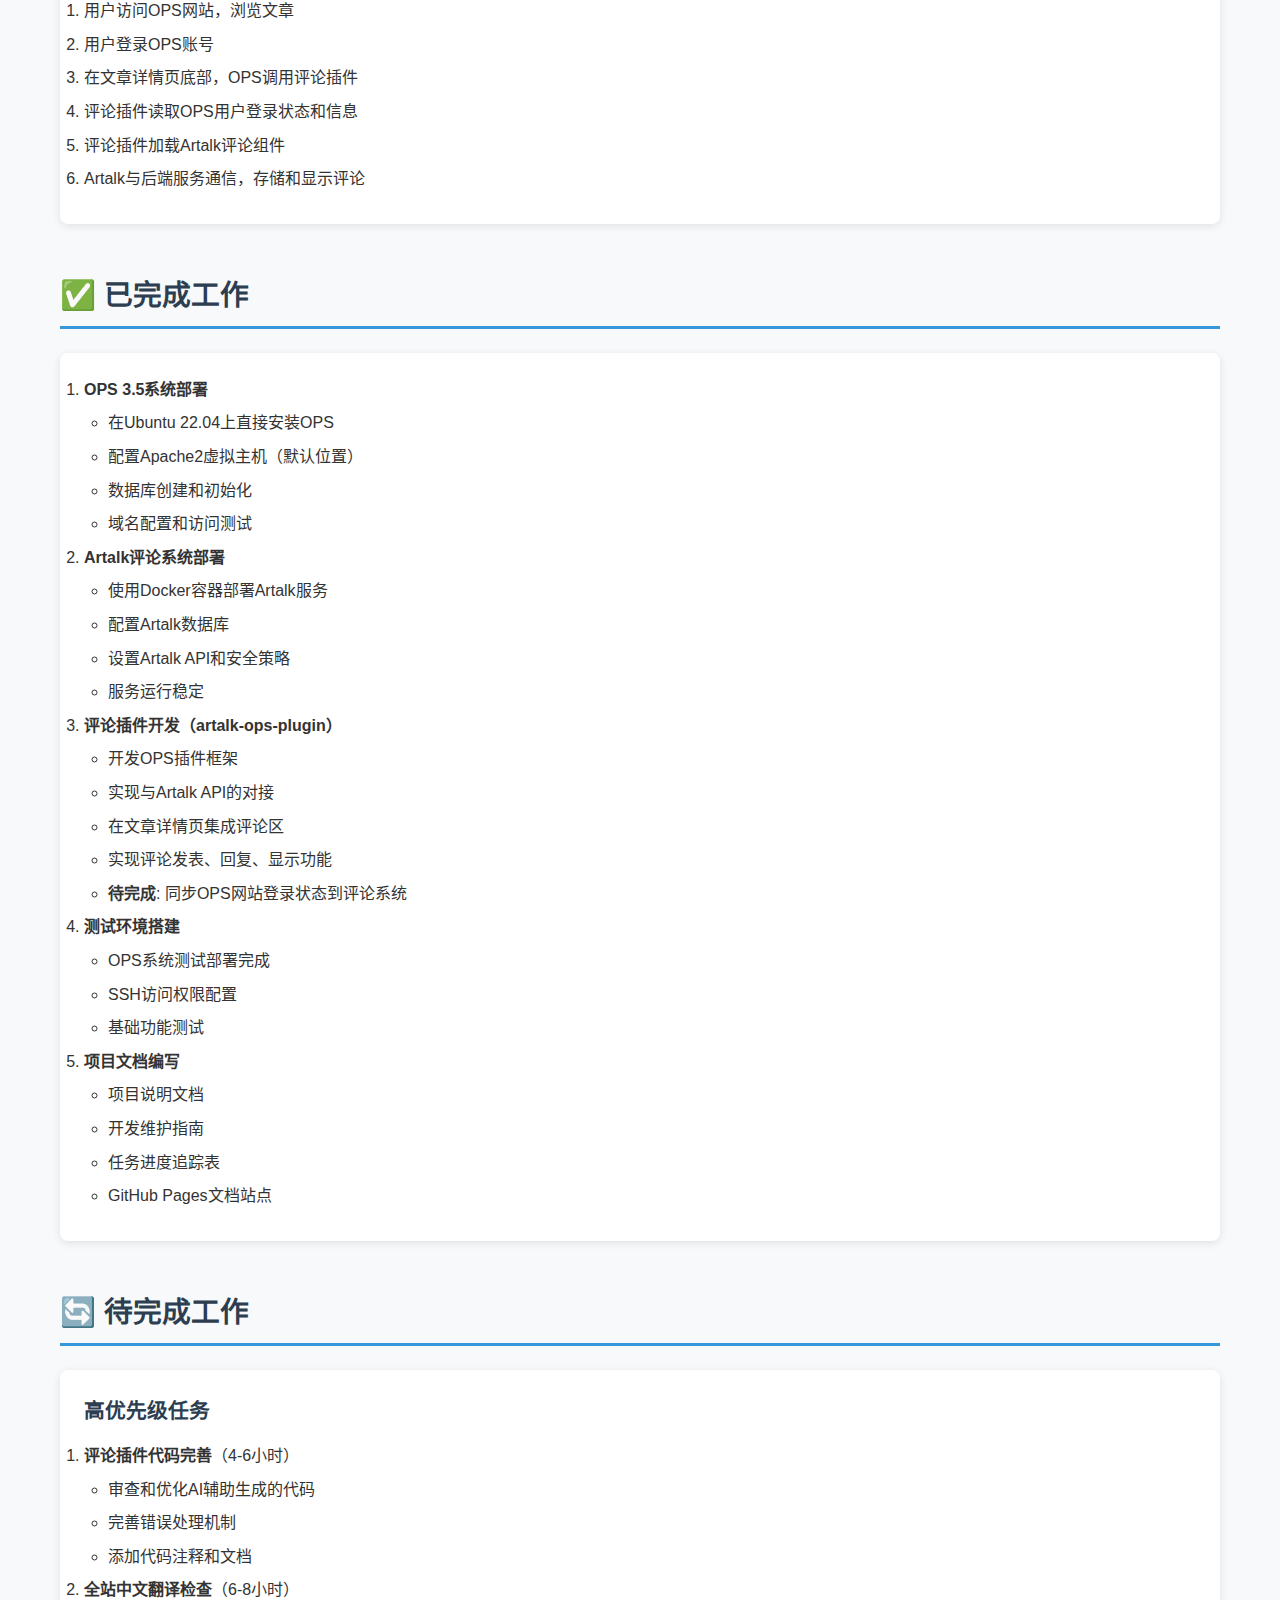
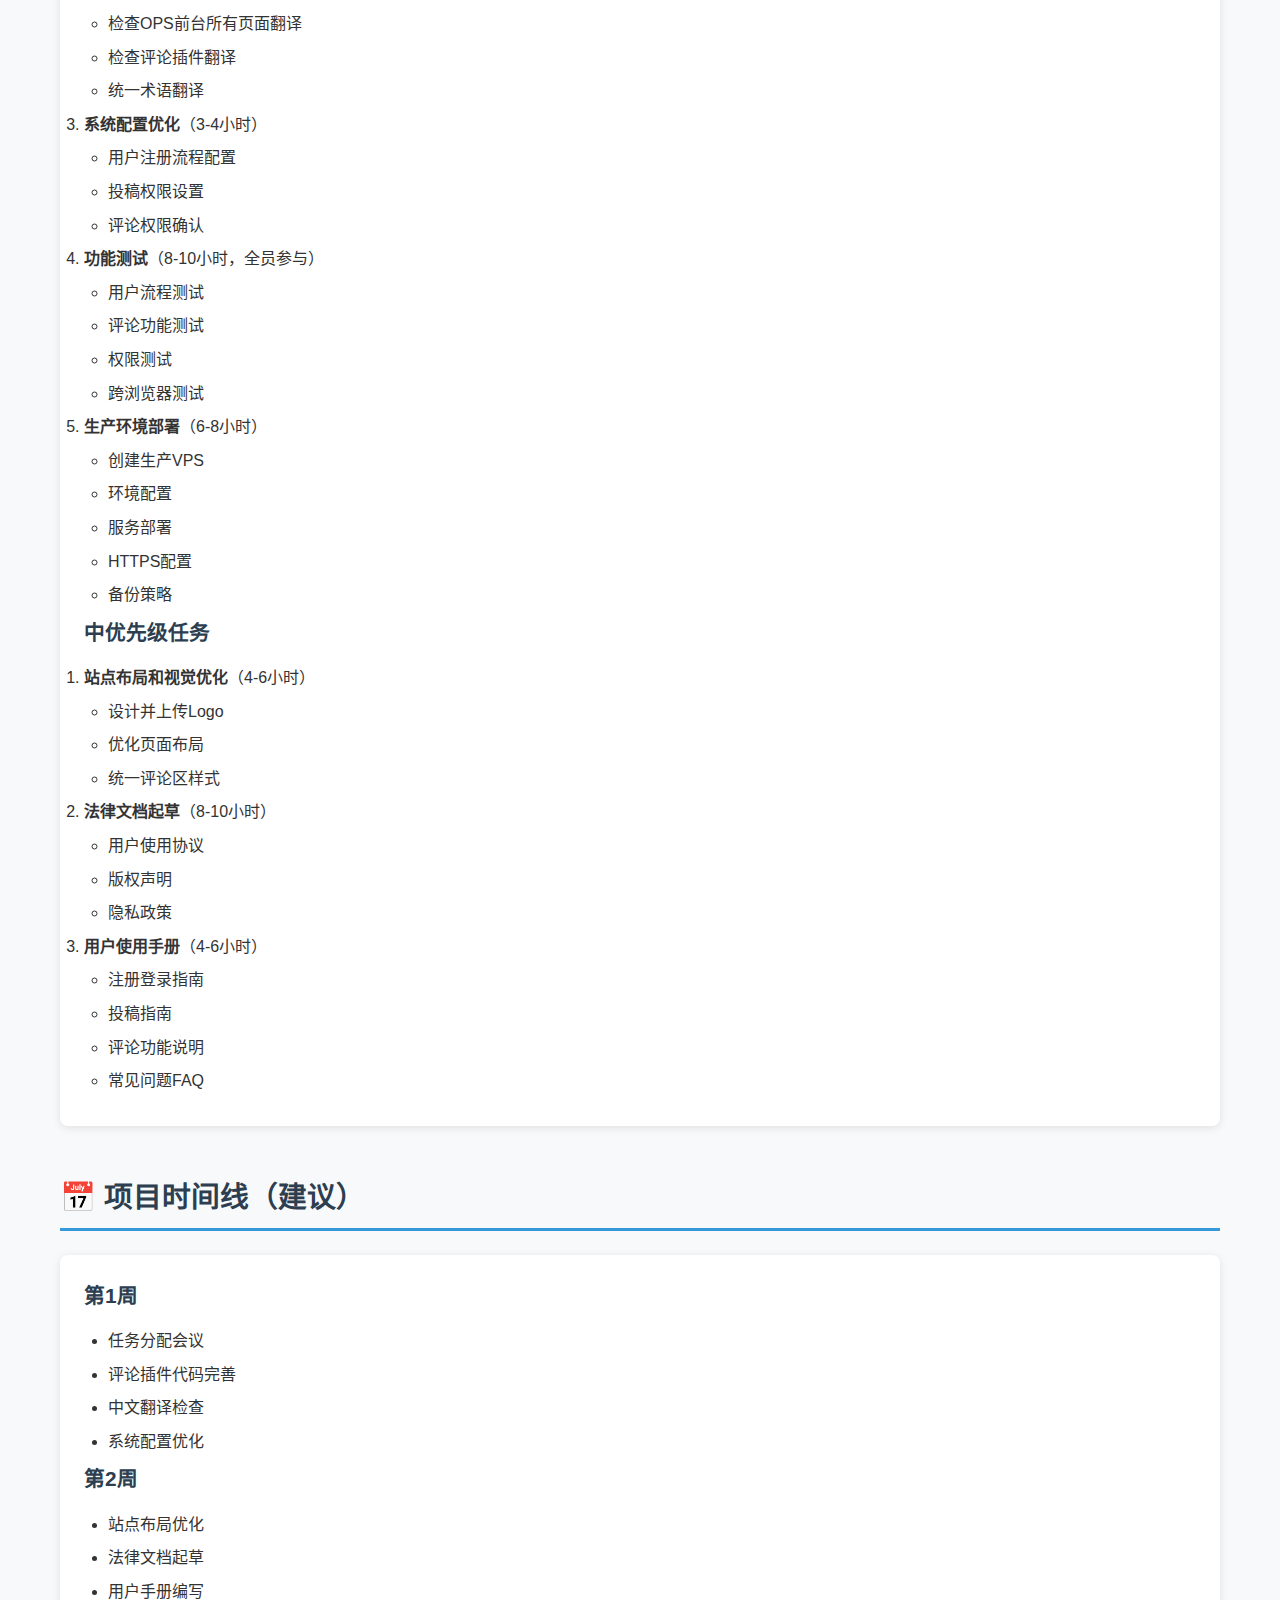
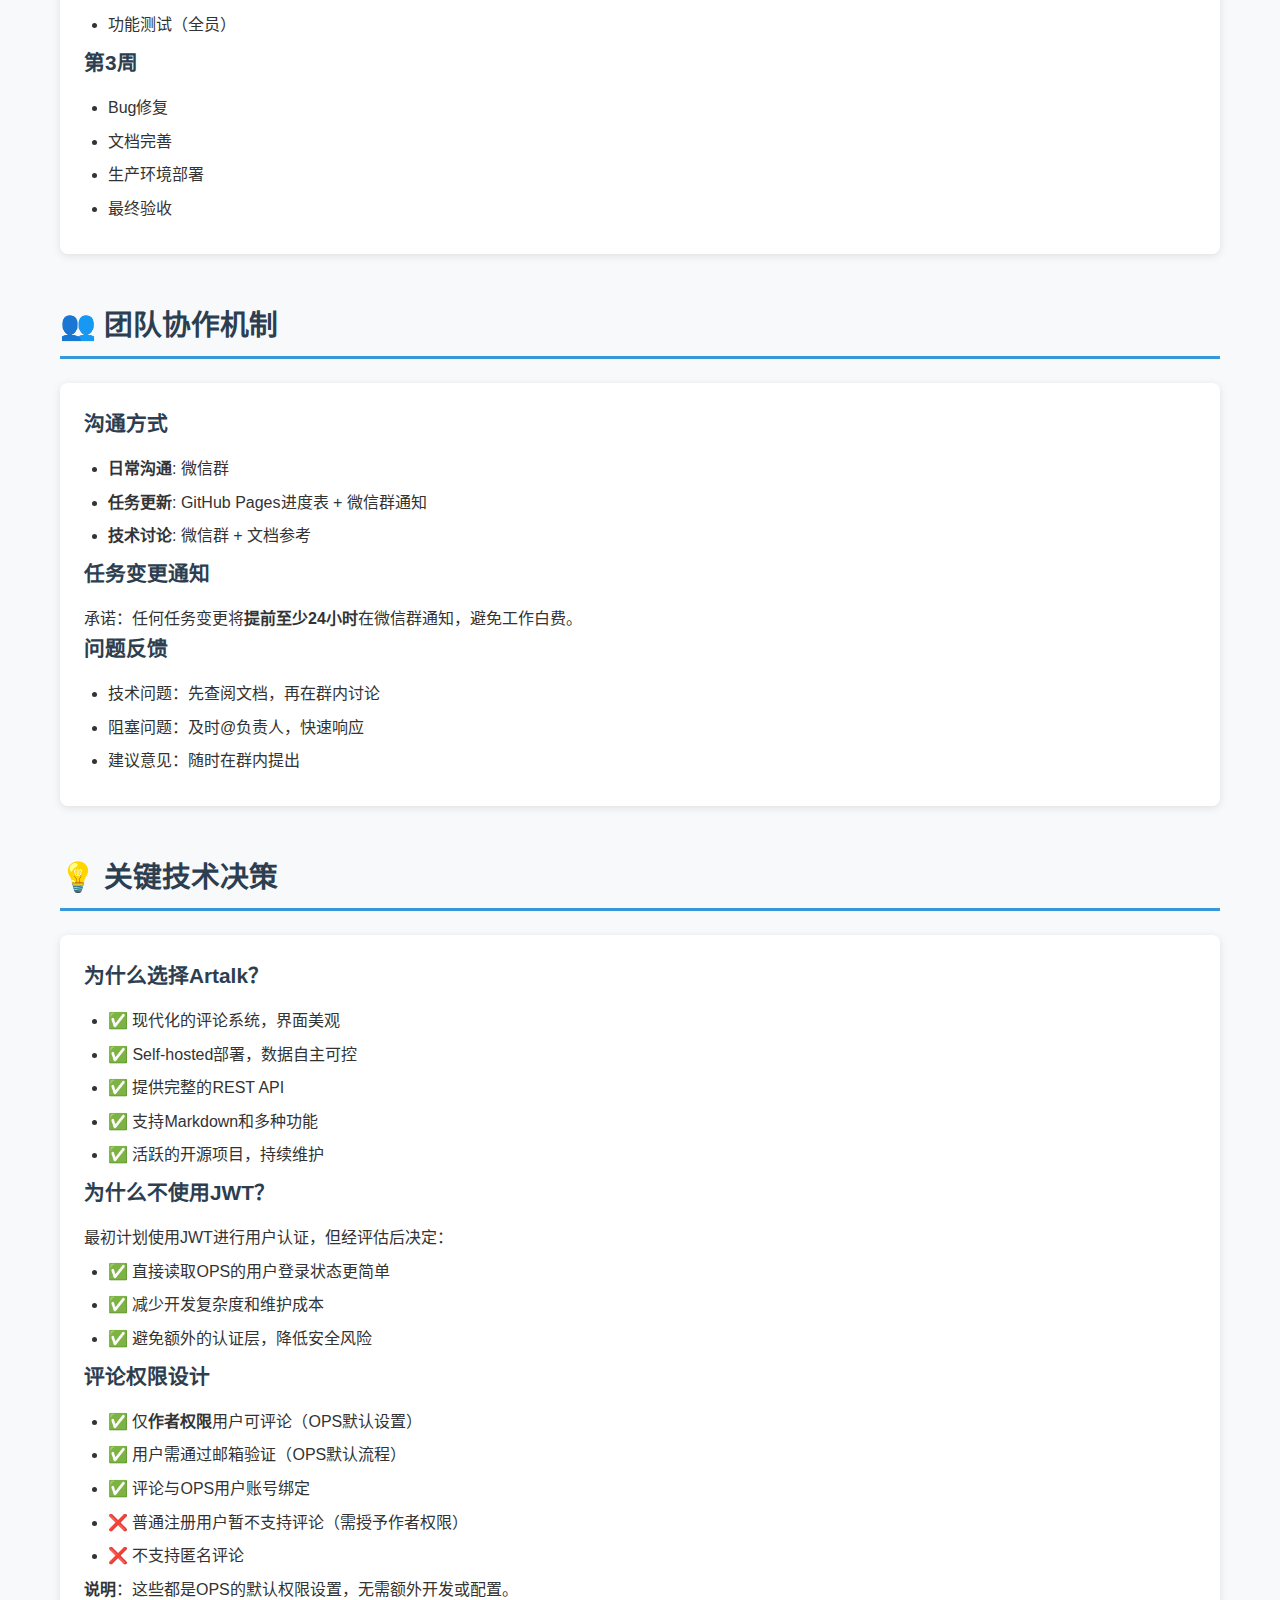
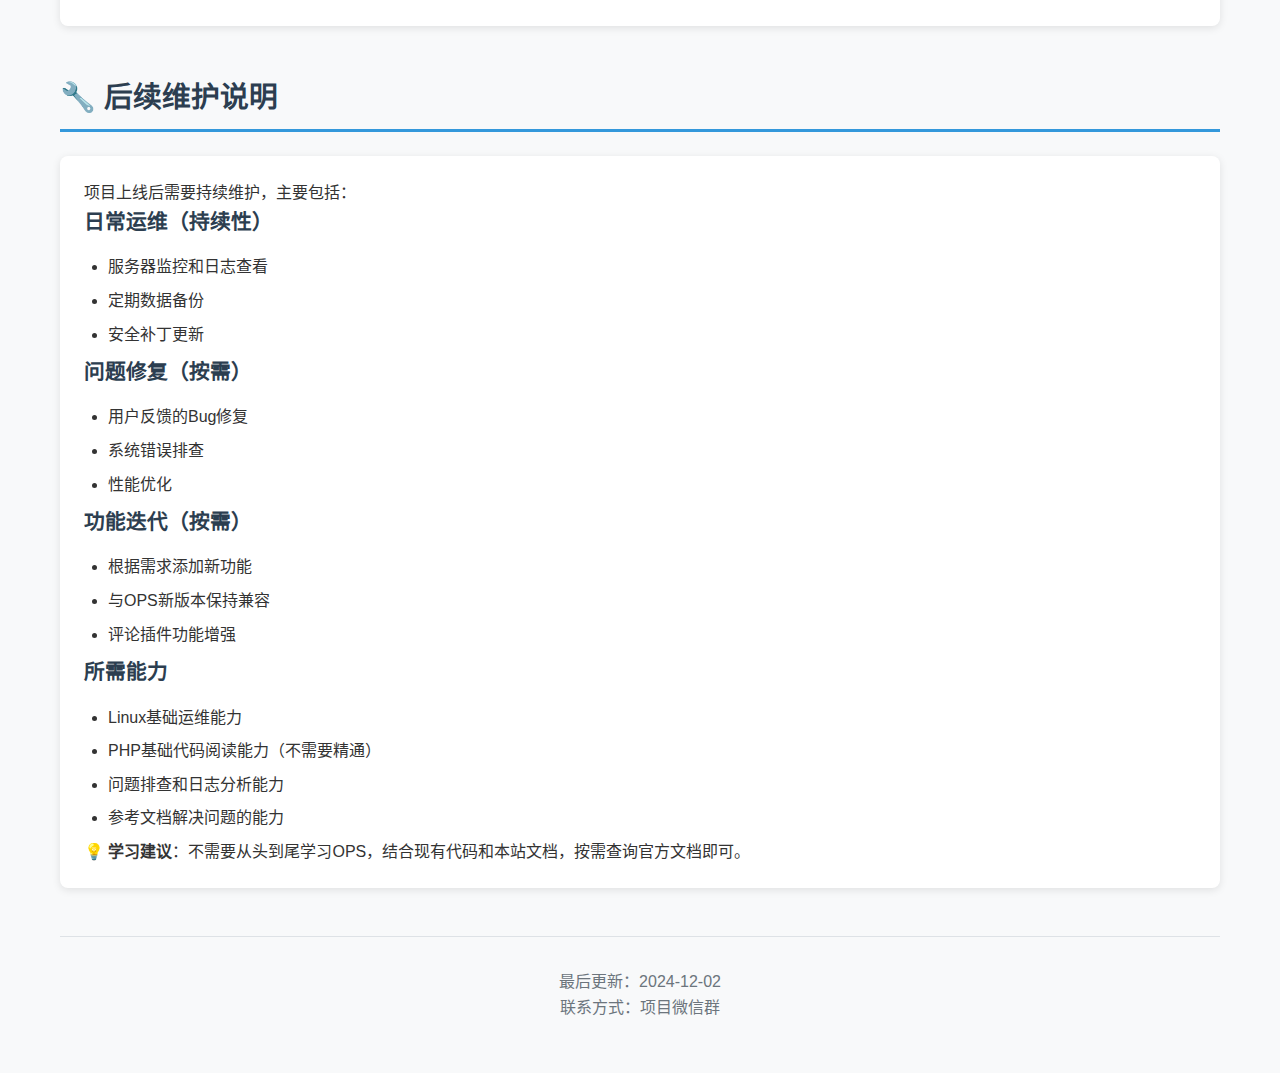
<file: overview.html>
<!DOCTYPE html>
<html lang="zh-CN">
<head>
    <meta charset="UTF-8">
    <meta name="viewport" content="width=device-width, initial-scale=1.0">
    <title>项目概览 - OPS预印本网站</title>
    <link rel="stylesheet" href="assets/css/style.css">
</head>
<body>
    <div class="container">
        <header>
            <h1>📖 项目概览</h1>
            <p class="subtitle">详细的项目背景、架构与进展说明</p>
        </header>

        <nav class="main-nav">
            <a href="index.html" class="nav-link">← 返回首页</a>
            <a href="overview.html" class="nav-link highlight">项目概览</a>
            <a href="progress.html" class="nav-link">进度追踪</a>
        </nav>

        <main>
            <!-- 项目背景 -->
            <section class="section">
                <h2>🎯 项目背景</h2>
                <div class="card">
                    <p>本项目旨在搭建一个基于<strong>OPS 3.5</strong> (Open Preprint Systems)的学术预印本发布平台，用于学术论文的在线发布、管理和交流。</p>
                    
                    <h3>核心需求</h3>
                    <p>OPS官方系统<strong>默认不包含评论功能</strong>，而学术交流需要读者能够对论文进行评论和讨论。因此，项目的核心开发工作是：</p>
                    <ul>
                        <li>集成<strong>Artalk评论系统</strong>（self-hosted部署）</li>
                        <li>开发OPS评论插件，实现与Artalk的对接</li>
                        <li>评论功能仅对<strong>已登录用户</strong>开放，确保评论质量</li>
                    </ul>
                </div>
            </section>

            <!-- 技术架构 -->
            <section class="section">
                <h2>🏗️ 技术架构</h2>
                <div class="card">
                    <h3>系统组件</h3>
                    <ul>
                        <li><strong>操作系统</strong>: Ubuntu 22.04 LTS</li>
                        <li><strong>OPS 3.5</strong>: 预印本管理系统（直接安装，非Docker）</li>
                        <li><strong>Artalk</strong>: 评论系统（Docker容器部署）</li>
                        <li><strong>Apache2</strong>: Web服务器（默认配置位置）</li>
                        <li><strong>MySQL/MariaDB</strong>: 数据库系统</li>
                        <li><strong>访问方式</strong>: 域名访问</li>
                    </ul>

                    <h3>系统架构图</h3>
                    <pre><code>┌─────────────┐
│   用户浏览器  │
└──────┬──────┘
       │
       ▼
┌─────────────────────────────────┐
│        Apache2 Web服务器         │
│  ┌──────────────┐  ┌──────────┐ │
│  │  OPS 3.5     │  │ Artalk   │ │
│  │  (PHP应用)   │  │ (评论服务) │ │
│  └──────┬───────┘  └────┬─────┘ │
└─────────┼────────────────┼───────┘
          │                │
          ▼                ▼
   ┌────────────┐   ┌────────────┐
   │ OPS数据库  │   │Artalk数据库│
   └────────────┘   └────────────┘</code></pre>

                    <h3>工作流程</h3>
                    <ol>
                        <li>用户访问OPS网站，浏览文章</li>
                        <li>用户登录OPS账号</li>
                        <li>在文章详情页底部，OPS调用评论插件</li>
                        <li>评论插件读取OPS用户登录状态和信息</li>
                        <li>评论插件加载Artalk评论组件</li>
                        <li>Artalk与后端服务通信，存储和显示评论</li>
                    </ol>
                </div>
            </section>

            <!-- 已完成工作 -->
            <section class="section">
                <h2>✅ 已完成工作</h2>
                <div class="card">
                    <ol>
                        <li>
                            <strong>OPS 3.5系统部署</strong>
                            <ul>
                                <li>在Ubuntu 22.04上直接安装OPS</li>
                                <li>配置Apache2虚拟主机（默认位置）</li>
                                <li>数据库创建和初始化</li>
                                <li>域名配置和访问测试</li>
                            </ul>
                        </li>
                        <li>
                            <strong>Artalk评论系统部署</strong>
                            <ul>
                                <li>使用Docker容器部署Artalk服务</li>
                                <li>配置Artalk数据库</li>
                                <li>设置Artalk API和安全策略</li>
                                <li>服务运行稳定</li>
                            </ul>
                        </li>
                        <li>
                            <strong>评论插件开发（artalk-ops-plugin）</strong>
                            <ul>
                                <li>开发OPS插件框架</li>
                                <li>实现与Artalk API的对接</li>
                                <li>在文章详情页集成评论区</li>
                                <li>实现评论发表、回复、显示功能</li>
                                <li><strong>待完成</strong>: 同步OPS网站登录状态到评论系统</li>
                            </ul>
                        </li>
                        <li>
                            <strong>测试环境搭建</strong>
                            <ul>
                                <li>OPS系统测试部署完成</li>
                                <li>SSH访问权限配置</li>
                                <li>基础功能测试</li>
                            </ul>
                        </li>
                        <li>
                            <strong>项目文档编写</strong>
                            <ul>
                                <li>项目说明文档</li>
                                <li>开发维护指南</li>
                                <li>任务进度追踪表</li>
                                <li>GitHub Pages文档站点</li>
                            </ul>
                        </li>
                    </ol>
                </div>
            </section>

            <!-- 待完成工作 -->
            <section class="section">
                <h2>🔄 待完成工作</h2>
                <div class="card">
                    <h3>高优先级任务</h3>
                    <ol>
                        <li><strong>评论插件代码完善</strong>（4-6小时）
                            <ul>
                                <li>审查和优化AI辅助生成的代码</li>
                                <li>完善错误处理机制</li>
                                <li>添加代码注释和文档</li>
                            </ul>
                        </li>
                        <li><strong>全站中文翻译检查</strong>（6-8小时）
                            <ul>
                                <li>检查OPS前台所有页面翻译</li>
                                <li>检查评论插件翻译</li>
                                <li>统一术语翻译</li>
                            </ul>
                        </li>
                        <li><strong>系统配置优化</strong>（3-4小时）
                            <ul>
                                <li>用户注册流程配置</li>
                                <li>投稿权限设置</li>
                                <li>评论权限确认</li>
                            </ul>
                        </li>
                        <li><strong>功能测试</strong>（8-10小时，全员参与）
                            <ul>
                                <li>用户流程测试</li>
                                <li>评论功能测试</li>
                                <li>权限测试</li>
                                <li>跨浏览器测试</li>
                            </ul>
                        </li>
                        <li><strong>生产环境部署</strong>（6-8小时）
                            <ul>
                                <li>创建生产VPS</li>
                                <li>环境配置</li>
                                <li>服务部署</li>
                                <li>HTTPS配置</li>
                                <li>备份策略</li>
                            </ul>
                        </li>
                    </ol>

                    <h3>中优先级任务</h3>
                    <ol>
                        <li><strong>站点布局和视觉优化</strong>（4-6小时）
                            <ul>
                                <li>设计并上传Logo</li>
                                <li>优化页面布局</li>
                                <li>统一评论区样式</li>
                            </ul>
                        </li>
                        <li><strong>法律文档起草</strong>（8-10小时）
                            <ul>
                                <li>用户使用协议</li>
                                <li>版权声明</li>
                                <li>隐私政策</li>
                            </ul>
                        </li>
                        <li><strong>用户使用手册</strong>（4-6小时）
                            <ul>
                                <li>注册登录指南</li>
                                <li>投稿指南</li>
                                <li>评论功能说明</li>
                                <li>常见问题FAQ</li>
                            </ul>
                        </li>
                    </ol>
                </div>
            </section>

            <!-- 项目时间线 -->
            <section class="section">
                <h2>📅 项目时间线（建议）</h2>
                <div class="card">
                    <h3>第1周</h3>
                    <ul>
                        <li>任务分配会议</li>
                        <li>评论插件代码完善</li>
                        <li>中文翻译检查</li>
                        <li>系统配置优化</li>
                    </ul>

                    <h3>第2周</h3>
                    <ul>
                        <li>站点布局优化</li>
                        <li>法律文档起草</li>
                        <li>用户手册编写</li>
                        <li>功能测试（全员）</li>
                    </ul>

                    <h3>第3周</h3>
                    <ul>
                        <li>Bug修复</li>
                        <li>文档完善</li>
                        <li>生产环境部署</li>
                        <li>最终验收</li>
                    </ul>
                </div>
            </section>

            <!-- 团队协作 -->
            <section class="section">
                <h2>👥 团队协作机制</h2>
                <div class="card">
                    <h3>沟通方式</h3>
                    <ul>
                        <li><strong>日常沟通</strong>: 微信群</li>
                        <li><strong>任务更新</strong>: GitHub Pages进度表 + 微信群通知</li>
                        <li><strong>技术讨论</strong>: 微信群 + 文档参考</li>
                    </ul>

                    <h3>任务变更通知</h3>
                    <p>承诺：任何任务变更将<strong>提前至少24小时</strong>在微信群通知，避免工作白费。</p>

                    <h3>问题反馈</h3>
                    <ul>
                        <li>技术问题：先查阅文档，再在群内讨论</li>
                        <li>阻塞问题：及时@负责人，快速响应</li>
                        <li>建议意见：随时在群内提出</li>
                    </ul>
                </div>
            </section>

            <!-- 关键决策 -->
            <section class="section">
                <h2>💡 关键技术决策</h2>
                <div class="card">
                    <h3>为什么选择Artalk？</h3>
                    <ul>
                        <li>✅ 现代化的评论系统，界面美观</li>
                        <li>✅ Self-hosted部署，数据自主可控</li>
                        <li>✅ 提供完整的REST API</li>
                        <li>✅ 支持Markdown和多种功能</li>
                        <li>✅ 活跃的开源项目，持续维护</li>
                    </ul>

                    <h3>为什么不使用JWT？</h3>
                    <p>最初计划使用JWT进行用户认证，但经评估后决定：</p>
                    <ul>
                        <li>✅ 直接读取OPS的用户登录状态更简单</li>
                        <li>✅ 减少开发复杂度和维护成本</li>
                        <li>✅ 避免额外的认证层，降低安全风险</li>
                    </ul>

                    <h3>评论权限设计</h3>
                    <ul>
                        <li>✅ 仅<strong>作者权限</strong>用户可评论（OPS默认设置）</li>
                        <li>✅ 用户需通过邮箱验证（OPS默认流程）</li>
                        <li>✅ 评论与OPS用户账号绑定</li>
                        <li>❌ 普通注册用户暂不支持评论（需授予作者权限）</li>
                        <li>❌ 不支持匿名评论</li>
                    </ul>
                    <p><strong>说明</strong>：这些都是OPS的默认权限设置，无需额外开发或配置。</p>
                </div>
            </section>

            <!-- 后续维护 -->
            <section class="section">
                <h2>🔧 后续维护说明</h2>
                <div class="card">
                    <p>项目上线后需要持续维护，主要包括：</p>

                    <h3>日常运维（持续性）</h3>
                    <ul>
                        <li>服务器监控和日志查看</li>
                        <li>定期数据备份</li>
                        <li>安全补丁更新</li>
                    </ul>

                    <h3>问题修复（按需）</h3>
                    <ul>
                        <li>用户反馈的Bug修复</li>
                        <li>系统错误排查</li>
                        <li>性能优化</li>
                    </ul>

                    <h3>功能迭代（按需）</h3>
                    <ul>
                        <li>根据需求添加新功能</li>
                        <li>与OPS新版本保持兼容</li>
                        <li>评论插件功能增强</li>
                    </ul>

                    <h3>所需能力</h3>
                    <ul>
                        <li>Linux基础运维能力</li>
                        <li>PHP基础代码阅读能力（不需要精通）</li>
                        <li>问题排查和日志分析能力</li>
                        <li>参考文档解决问题的能力</li>
                    </ul>

                    <p><strong>💡 学习建议</strong>：不需要从头到尾学习OPS，结合现有代码和本站文档，按需查询官方文档即可。</p>
                </div>
            </section>

        </main>

        <footer>
            <p>最后更新：2024-12-02</p>
            <p>联系方式：项目微信群</p>
        </footer>
    </div>
</body>
</html>
</file>
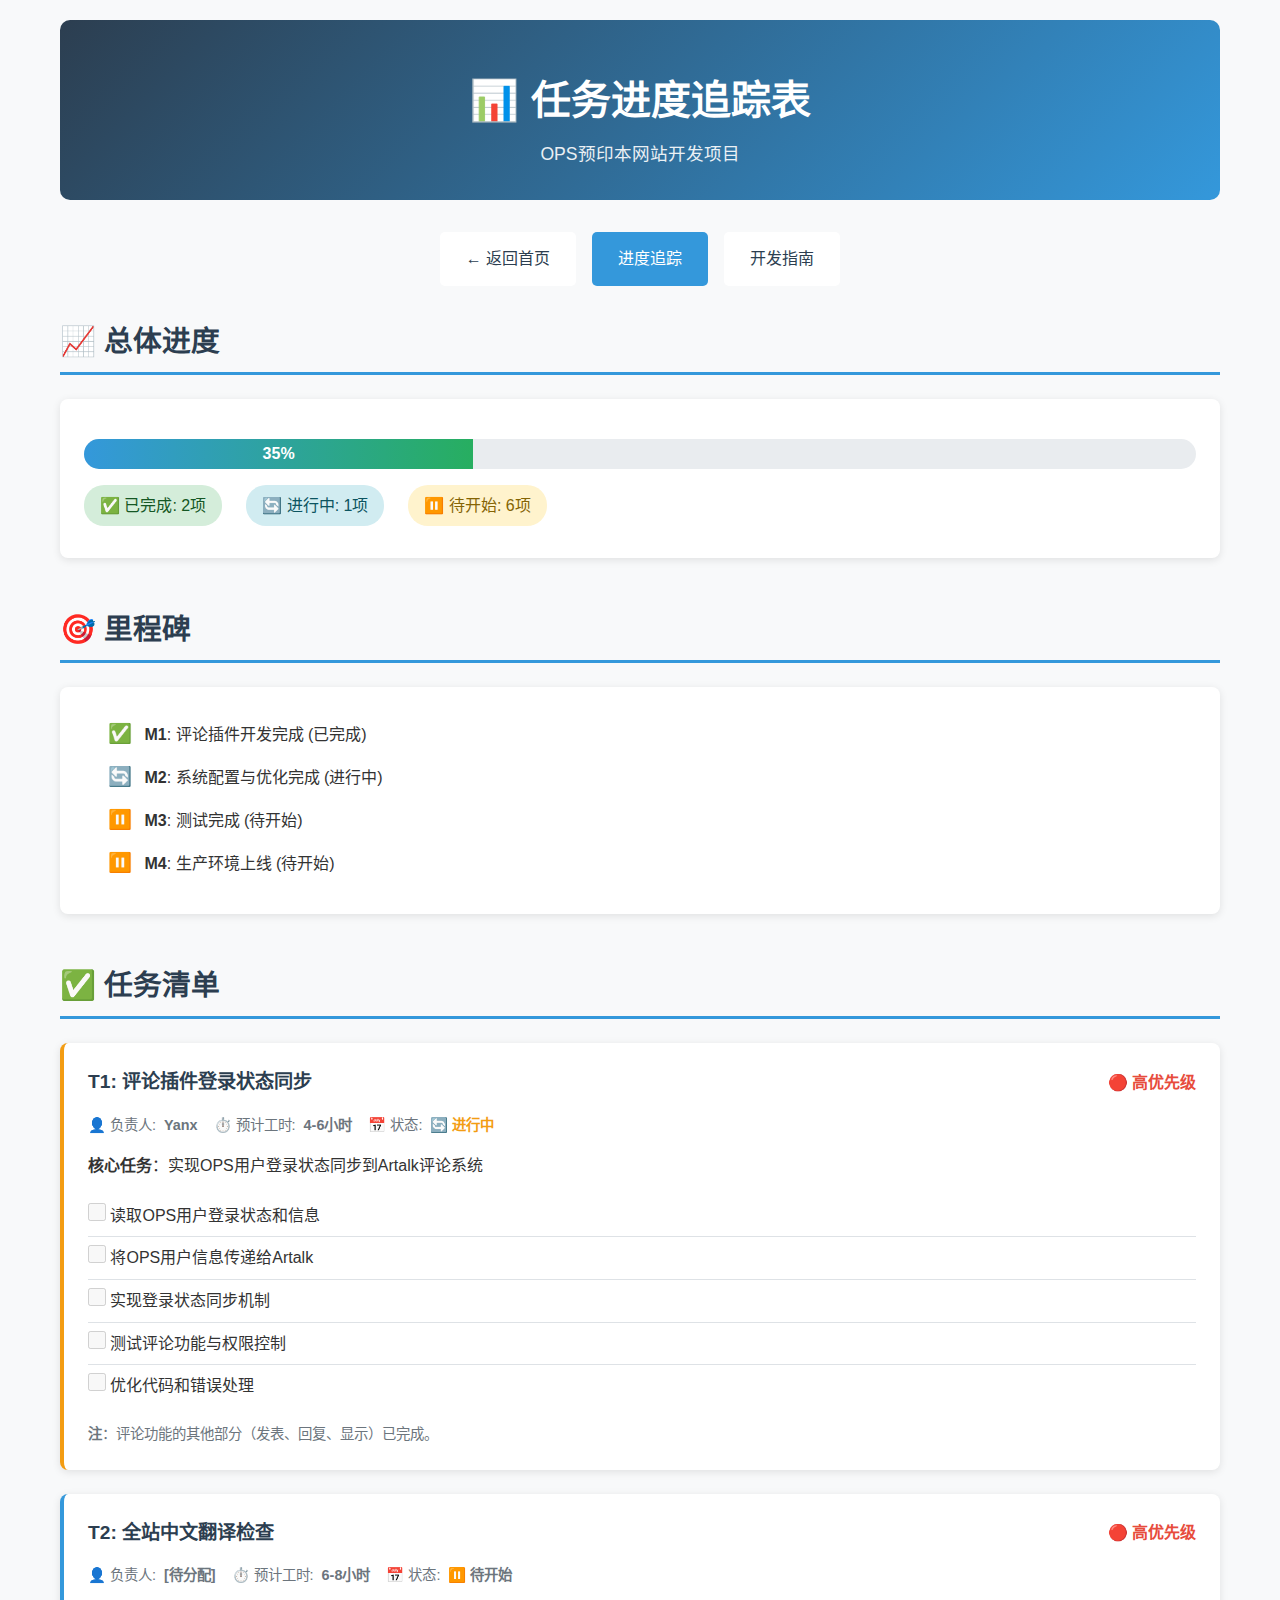
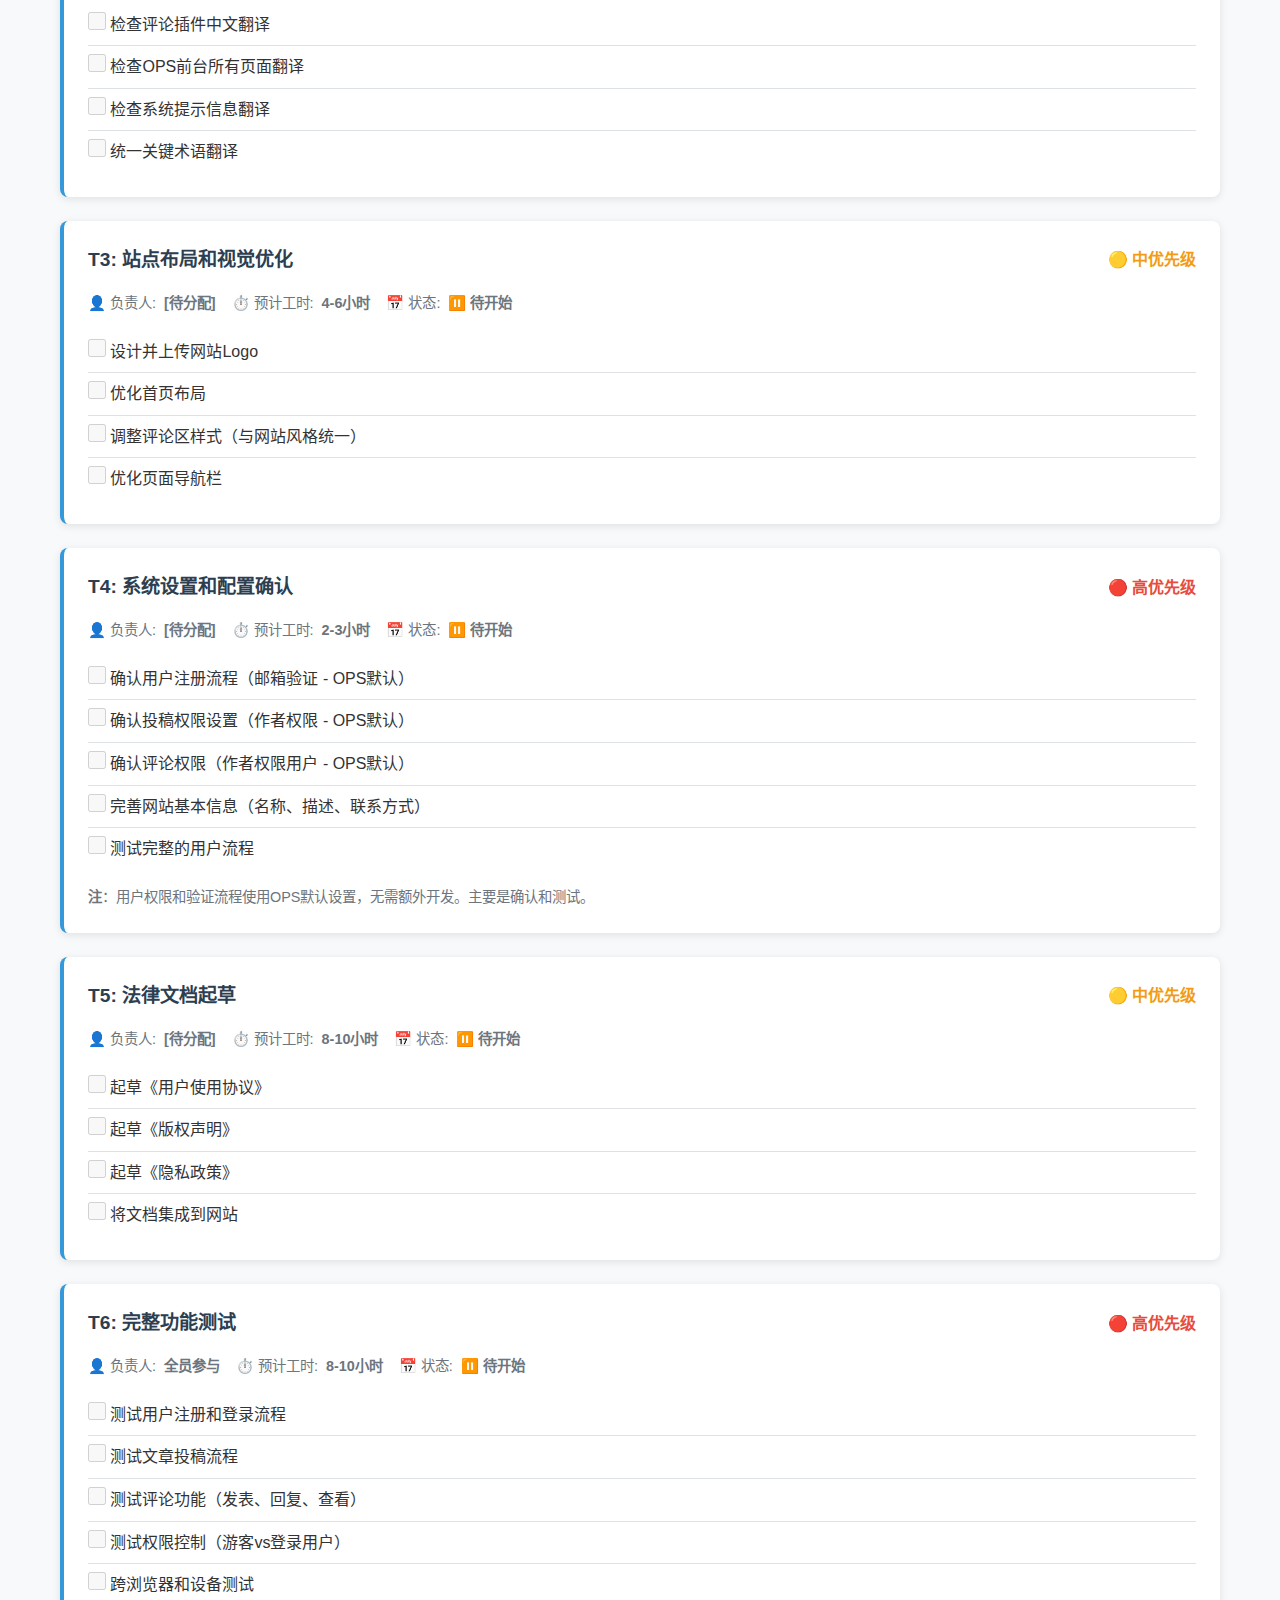
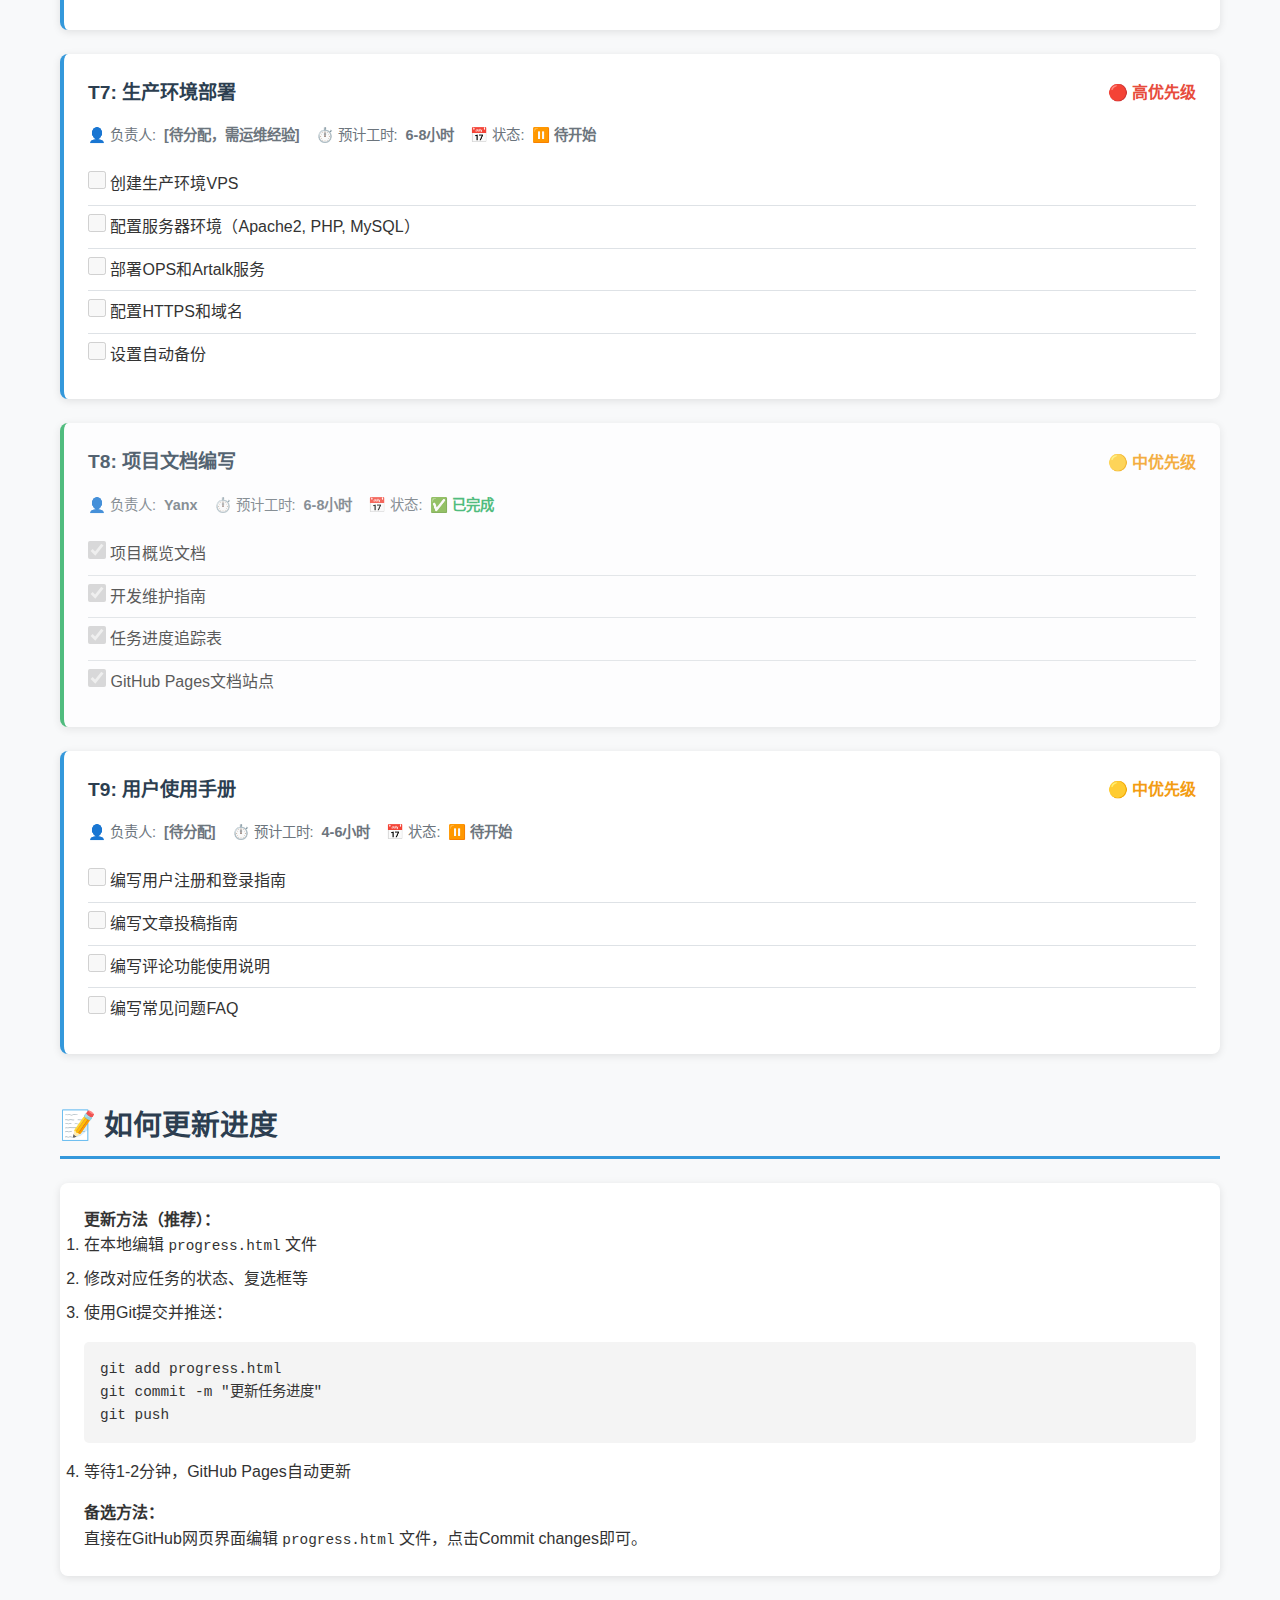
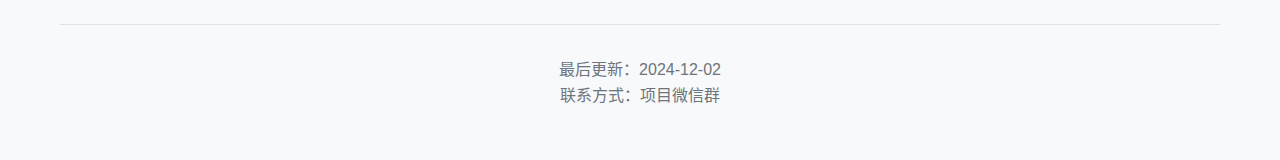
<file: progress.html>
<!DOCTYPE html>
<html lang="zh-CN">
<head>
    <meta charset="UTF-8">
    <meta name="viewport" content="width=device-width, initial-scale=1.0">
    <title>任务进度追踪 - OPS预印本网站</title>
    <link rel="stylesheet" href="assets/css/style.css">
</head>
<body>
    <div class="container">
        <header>
            <h1>📊 任务进度追踪表</h1>
            <p class="subtitle">OPS预印本网站开发项目</p>
        </header>

        <nav class="main-nav">
            <a href="index.html" class="nav-link">← 返回首页</a>
            <a href="progress.html" class="nav-link highlight">进度追踪</a>
            <a href="dev-guide.html" class="nav-link">开发指南</a>
        </nav>

        <main>
            <!-- 总体进度 -->
            <section class="section">
                <h2>📈 总体进度</h2>
                <div class="card">
                    <div class="progress-bar">
                        <div class="progress-fill" style="width: 35%;">35%</div>
                    </div>
                    <div style="margin-top: 1rem; display: flex; gap: 1rem; flex-wrap: wrap;">
                        <div class="status-badge status-complete">✅ 已完成: 2项</div>
                        <div class="status-badge status-progress">🔄 进行中: 1项</div>
                        <div class="status-badge status-pending">⏸️ 待开始: 6项</div>
                    </div>
                </div>
            </section>

            <!-- 里程碑 -->
            <section class="section">
                <h2>🎯 里程碑</h2>
                <div class="card">
                    <ul style="list-style: none;">
                        <li style="margin-bottom: 0.75rem;">
                            <span class="status-icon">✅</span>
                            <strong>M1</strong>: 评论插件开发完成 (已完成)
                        </li>
                        <li style="margin-bottom: 0.75rem;">
                            <span class="status-icon">🔄</span>
                            <strong>M2</strong>: 系统配置与优化完成 (进行中)
                        </li>
                        <li style="margin-bottom: 0.75rem;">
                            <span class="status-icon">⏸️</span>
                            <strong>M3</strong>: 测试完成 (待开始)
                        </li>
                        <li style="margin-bottom: 0.75rem;">
                            <span class="status-icon">⏸️</span>
                            <strong>M4</strong>: 生产环境上线 (待开始)
                        </li>
                    </ul>
                </div>
            </section>

            <!-- 任务清单 -->
            <section class="section">
                <h2>✅ 任务清单</h2>

                <!-- T1: 评论插件完善 -->
                <div class="task-card in-progress">
                    <div class="task-header">
                        <div class="task-title">T1: 评论插件登录状态同步</div>
                        <span class="priority-high">🔴 高优先级</span>
                    </div>
                    <div class="task-meta">
                        <div class="task-meta-item">
                            <span>👤 负责人:</span>
                            <strong>Yanx</strong>
                        </div>
                        <div class="task-meta-item">
                            <span>⏱️ 预计工时:</span>
                            <strong>4-6小时</strong>
                        </div>
                        <div class="task-meta-item">
                            <span>📅 状态:</span>
                            <strong style="color: #f39c12;">🔄 进行中</strong>
                        </div>
                    </div>
                    <p><strong>核心任务</strong>：实现OPS用户登录状态同步到Artalk评论系统</p>
                    <ul class="subtask-list">
                        <li>
                            <input type="checkbox" id="t1-1" disabled>
                            <label for="t1-1">读取OPS用户登录状态和信息</label>
                        </li>
                        <li>
                            <input type="checkbox" id="t1-2" disabled>
                            <label for="t1-2">将OPS用户信息传递给Artalk</label>
                        </li>
                        <li>
                            <input type="checkbox" id="t1-3" disabled>
                            <label for="t1-3">实现登录状态同步机制</label>
                        </li>
                        <li>
                            <input type="checkbox" id="t1-4" disabled>
                            <label for="t1-4">测试评论功能与权限控制</label>
                        </li>
                        <li>
                            <input type="checkbox" id="t1-5" disabled>
                            <label for="t1-5">优化代码和错误处理</label>
                        </li>
                    </ul>
                    <p style="margin-top: 1rem; color: #6c757d; font-size: 0.9rem;">
                        <strong>注</strong>：评论功能的其他部分（发表、回复、显示）已完成。
                    </p>
                </div>

                <!-- T2: 中文翻译 -->
                <div class="task-card">
                    <div class="task-header">
                        <div class="task-title">T2: 全站中文翻译检查</div>
                        <span class="priority-high">🔴 高优先级</span>
                    </div>
                    <div class="task-meta">
                        <div class="task-meta-item">
                            <span>👤 负责人:</span>
                            <strong>[待分配]</strong>
                        </div>
                        <div class="task-meta-item">
                            <span>⏱️ 预计工时:</span>
                            <strong>6-8小时</strong>
                        </div>
                        <div class="task-meta-item">
                            <span>📅 状态:</span>
                            <strong style="color: #6c757d;">⏸️ 待开始</strong>
                        </div>
                    </div>
                    <ul class="subtask-list">
                        <li>
                            <input type="checkbox" id="t2-1" disabled>
                            <label for="t2-1">检查评论插件中文翻译</label>
                        </li>
                        <li>
                            <input type="checkbox" id="t2-2" disabled>
                            <label for="t2-2">检查OPS前台所有页面翻译</label>
                        </li>
                        <li>
                            <input type="checkbox" id="t2-3" disabled>
                            <label for="t2-3">检查系统提示信息翻译</label>
                        </li>
                        <li>
                            <input type="checkbox" id="t2-4" disabled>
                            <label for="t2-4">统一关键术语翻译</label>
                        </li>
                    </ul>
                </div>

                <!-- T3: 站点布局优化 -->
                <div class="task-card">
                    <div class="task-header">
                        <div class="task-title">T3: 站点布局和视觉优化</div>
                        <span class="priority-medium">🟡 中优先级</span>
                    </div>
                    <div class="task-meta">
                        <div class="task-meta-item">
                            <span>👤 负责人:</span>
                            <strong>[待分配]</strong>
                        </div>
                        <div class="task-meta-item">
                            <span>⏱️ 预计工时:</span>
                            <strong>4-6小时</strong>
                        </div>
                        <div class="task-meta-item">
                            <span>📅 状态:</span>
                            <strong style="color: #6c757d;">⏸️ 待开始</strong>
                        </div>
                    </div>
                    <ul class="subtask-list">
                        <li>
                            <input type="checkbox" id="t3-1" disabled>
                            <label for="t3-1">设计并上传网站Logo</label>
                        </li>
                        <li>
                            <input type="checkbox" id="t3-2" disabled>
                            <label for="t3-2">优化首页布局</label>
                        </li>
                        <li>
                            <input type="checkbox" id="t3-3" disabled>
                            <label for="t3-3">调整评论区样式（与网站风格统一）</label>
                        </li>
                        <li>
                            <input type="checkbox" id="t3-4" disabled>
                            <label for="t3-4">优化页面导航栏</label>
                        </li>
                    </ul>
                </div>

                <!-- T4: 系统配置 -->
                <div class="task-card">
                    <div class="task-header">
                        <div class="task-title">T4: 系统设置和配置确认</div>
                        <span class="priority-high">🔴 高优先级</span>
                    </div>
                    <div class="task-meta">
                        <div class="task-meta-item">
                            <span>👤 负责人:</span>
                            <strong>[待分配]</strong>
                        </div>
                        <div class="task-meta-item">
                            <span>⏱️ 预计工时:</span>
                            <strong>2-3小时</strong>
                        </div>
                        <div class="task-meta-item">
                            <span>📅 状态:</span>
                            <strong style="color: #6c757d;">⏸️ 待开始</strong>
                        </div>
                    </div>
                    <ul class="subtask-list">
                        <li>
                            <input type="checkbox" id="t4-1" disabled>
                            <label for="t4-1">确认用户注册流程（邮箱验证 - OPS默认）</label>
                        </li>
                        <li>
                            <input type="checkbox" id="t4-2" disabled>
                            <label for="t4-2">确认投稿权限设置（作者权限 - OPS默认）</label>
                        </li>
                        <li>
                            <input type="checkbox" id="t4-3" disabled>
                            <label for="t4-3">确认评论权限（作者权限用户 - OPS默认）</label>
                        </li>
                        <li>
                            <input type="checkbox" id="t4-4" disabled>
                            <label for="t4-4">完善网站基本信息（名称、描述、联系方式）</label>
                        </li>
                        <li>
                            <input type="checkbox" id="t4-5" disabled>
                            <label for="t4-5">测试完整的用户流程</label>
                        </li>
                    </ul>
                    <p style="margin-top: 1rem; color: #6c757d; font-size: 0.9rem;">
                        <strong>注</strong>：用户权限和验证流程使用OPS默认设置，无需额外开发。主要是确认和测试。
                    </p>
                </div>

                <!-- T5: 法律文档 -->
                <div class="task-card">
                    <div class="task-header">
                        <div class="task-title">T5: 法律文档起草</div>
                        <span class="priority-medium">🟡 中优先级</span>
                    </div>
                    <div class="task-meta">
                        <div class="task-meta-item">
                            <span>👤 负责人:</span>
                            <strong>[待分配]</strong>
                        </div>
                        <div class="task-meta-item">
                            <span>⏱️ 预计工时:</span>
                            <strong>8-10小时</strong>
                        </div>
                        <div class="task-meta-item">
                            <span>📅 状态:</span>
                            <strong style="color: #6c757d;">⏸️ 待开始</strong>
                        </div>
                    </div>
                    <ul class="subtask-list">
                        <li>
                            <input type="checkbox" id="t5-1" disabled>
                            <label for="t5-1">起草《用户使用协议》</label>
                        </li>
                        <li>
                            <input type="checkbox" id="t5-2" disabled>
                            <label for="t5-2">起草《版权声明》</label>
                        </li>
                        <li>
                            <input type="checkbox" id="t5-3" disabled>
                            <label for="t5-3">起草《隐私政策》</label>
                        </li>
                        <li>
                            <input type="checkbox" id="t5-4" disabled>
                            <label for="t5-4">将文档集成到网站</label>
                        </li>
                    </ul>
                </div>

                <!-- T6: 功能测试 -->
                <div class="task-card">
                    <div class="task-header">
                        <div class="task-title">T6: 完整功能测试</div>
                        <span class="priority-high">🔴 高优先级</span>
                    </div>
                    <div class="task-meta">
                        <div class="task-meta-item">
                            <span>👤 负责人:</span>
                            <strong>全员参与</strong>
                        </div>
                        <div class="task-meta-item">
                            <span>⏱️ 预计工时:</span>
                            <strong>8-10小时</strong>
                        </div>
                        <div class="task-meta-item">
                            <span>📅 状态:</span>
                            <strong style="color: #6c757d;">⏸️ 待开始</strong>
                        </div>
                    </div>
                    <ul class="subtask-list">
                        <li>
                            <input type="checkbox" id="t6-1" disabled>
                            <label for="t6-1">测试用户注册和登录流程</label>
                        </li>
                        <li>
                            <input type="checkbox" id="t6-2" disabled>
                            <label for="t6-2">测试文章投稿流程</label>
                        </li>
                        <li>
                            <input type="checkbox" id="t6-3" disabled>
                            <label for="t6-3">测试评论功能（发表、回复、查看）</label>
                        </li>
                        <li>
                            <input type="checkbox" id="t6-4" disabled>
                            <label for="t6-4">测试权限控制（游客vs登录用户）</label>
                        </li>
                        <li>
                            <input type="checkbox" id="t6-5" disabled>
                            <label for="t6-5">跨浏览器和设备测试</label>
                        </li>
                    </ul>
                </div>

                <!-- T7: 部署 -->
                <div class="task-card">
                    <div class="task-header">
                        <div class="task-title">T7: 生产环境部署</div>
                        <span class="priority-high">🔴 高优先级</span>
                    </div>
                    <div class="task-meta">
                        <div class="task-meta-item">
                            <span>👤 负责人:</span>
                            <strong>[待分配，需运维经验]</strong>
                        </div>
                        <div class="task-meta-item">
                            <span>⏱️ 预计工时:</span>
                            <strong>6-8小时</strong>
                        </div>
                        <div class="task-meta-item">
                            <span>📅 状态:</span>
                            <strong style="color: #6c757d;">⏸️ 待开始</strong>
                        </div>
                    </div>
                    <ul class="subtask-list">
                        <li>
                            <input type="checkbox" id="t7-1" disabled>
                            <label for="t7-1">创建生产环境VPS</label>
                        </li>
                        <li>
                            <input type="checkbox" id="t7-2" disabled>
                            <label for="t7-2">配置服务器环境（Apache2, PHP, MySQL）</label>
                        </li>
                        <li>
                            <input type="checkbox" id="t7-3" disabled>
                            <label for="t7-3">部署OPS和Artalk服务</label>
                        </li>
                        <li>
                            <input type="checkbox" id="t7-4" disabled>
                            <label for="t7-4">配置HTTPS和域名</label>
                        </li>
                        <li>
                            <input type="checkbox" id="t7-5" disabled>
                            <label for="t7-5">设置自动备份</label>
                        </li>
                    </ul>
                </div>

                <!-- T8: 文档 -->
                <div class="task-card completed">
                    <div class="task-header">
                        <div class="task-title">T8: 项目文档编写</div>
                        <span class="priority-medium">🟡 中优先级</span>
                    </div>
                    <div class="task-meta">
                        <div class="task-meta-item">
                            <span>👤 负责人:</span>
                            <strong>Yanx</strong>
                        </div>
                        <div class="task-meta-item">
                            <span>⏱️ 预计工时:</span>
                            <strong>6-8小时</strong>
                        </div>
                        <div class="task-meta-item">
                            <span>📅 状态:</span>
                            <strong style="color: #27ae60;">✅ 已完成</strong>
                        </div>
                    </div>
                    <ul class="subtask-list">
                        <li>
                            <input type="checkbox" id="t8-1" checked disabled>
                            <label for="t8-1">项目概览文档</label>
                        </li>
                        <li>
                            <input type="checkbox" id="t8-2" checked disabled>
                            <label for="t8-2">开发维护指南</label>
                        </li>
                        <li>
                            <input type="checkbox" id="t8-3" checked disabled>
                            <label for="t8-3">任务进度追踪表</label>
                        </li>
                        <li>
                            <input type="checkbox" id="t8-4" checked disabled>
                            <label for="t8-4">GitHub Pages文档站点</label>
                        </li>
                    </ul>
                </div>

                <!-- T9: 用户手册 -->
                <div class="task-card">
                    <div class="task-header">
                        <div class="task-title">T9: 用户使用手册</div>
                        <span class="priority-medium">🟡 中优先级</span>
                    </div>
                    <div class="task-meta">
                        <div class="task-meta-item">
                            <span>👤 负责人:</span>
                            <strong>[待分配]</strong>
                        </div>
                        <div class="task-meta-item">
                            <span>⏱️ 预计工时:</span>
                            <strong>4-6小时</strong>
                        </div>
                        <div class="task-meta-item">
                            <span>📅 状态:</span>
                            <strong style="color: #6c757d;">⏸️ 待开始</strong>
                        </div>
                    </div>
                    <ul class="subtask-list">
                        <li>
                            <input type="checkbox" id="t9-1" disabled>
                            <label for="t9-1">编写用户注册和登录指南</label>
                        </li>
                        <li>
                            <input type="checkbox" id="t9-2" disabled>
                            <label for="t9-2">编写文章投稿指南</label>
                        </li>
                        <li>
                            <input type="checkbox" id="t9-3" disabled>
                            <label for="t9-3">编写评论功能使用说明</label>
                        </li>
                        <li>
                            <input type="checkbox" id="t9-4" disabled>
                            <label for="t9-4">编写常见问题FAQ</label>
                        </li>
                    </ul>
                </div>

            </section>

            <!-- 更新说明 -->
            <section class="section">
                <h2>📝 如何更新进度</h2>
                <div class="card">
                    <p><strong>更新方法（推荐）：</strong></p>
                    <ol>
                        <li>在本地编辑 <code>progress.html</code> 文件</li>
                        <li>修改对应任务的状态、复选框等</li>
                        <li>使用Git提交并推送：
                            <pre><code>git add progress.html
git commit -m "更新任务进度"
git push</code></pre>
                        </li>
                        <li>等待1-2分钟，GitHub Pages自动更新</li>
                    </ol>
                    
                    <p style="margin-top: 1rem;"><strong>备选方法：</strong></p>
                    <p>直接在GitHub网页界面编辑 <code>progress.html</code> 文件，点击Commit changes即可。</p>
                </div>
            </section>

        </main>

        <footer>
            <p>最后更新：2024-12-02</p>
            <p>联系方式：项目微信群</p>
        </footer>
    </div>

    <script>
        // 可以添加JavaScript来实现本地复选框状态保存（使用localStorage）
        // 但这只在用户自己的浏览器中生效，不会同步到其他人
    </script>
</body>
</html>
</file>
<file: assets/css/style.css>
/* OPS项目文档样式 */

:root {
    --primary-color: #2c3e50;
    --secondary-color: #3498db;
    --accent-color: #e74c3c;
    --success-color: #27ae60;
    --warning-color: #f39c12;
    --bg-color: #f8f9fa;
    --card-bg: #ffffff;
    --text-color: #333333;
    --text-muted: #6c757d;
    --border-color: #dee2e6;
}

* {
    margin: 0;
    padding: 0;
    box-sizing: border-box;
}

body {
    font-family: -apple-system, BlinkMacSystemFont, "Segoe UI", Roboto, "Helvetica Neue", Arial, "Noto Sans", sans-serif, "Apple Color Emoji", "Segoe UI Emoji", "Segoe UI Symbol", "Noto Color Emoji";
    line-height: 1.6;
    color: var(--text-color);
    background-color: var(--bg-color);
}

.container {
    max-width: 1200px;
    margin: 0 auto;
    padding: 20px;
}

/* Header */
header {
    text-align: center;
    padding: 3rem 0 2rem;
    background: linear-gradient(135deg, var(--primary-color) 0%, var(--secondary-color) 100%);
    color: white;
    border-radius: 10px;
    margin-bottom: 2rem;
}

header h1 {
    font-size: 2.5rem;
    margin-bottom: 0.5rem;
}

.subtitle {
    font-size: 1.1rem;
    opacity: 0.9;
}

/* Navigation */
.main-nav {
    display: flex;
    gap: 1rem;
    justify-content: center;
    flex-wrap: wrap;
    margin-bottom: 2rem;
}

.nav-link {
    padding: 0.75rem 1.5rem;
    background-color: var(--card-bg);
    color: var(--primary-color);
    text-decoration: none;
    border-radius: 5px;
    font-weight: 500;
    transition: all 0.3s ease;
    border: 2px solid transparent;
}

.nav-link:hover {
    background-color: var(--secondary-color);
    color: white;
    transform: translateY(-2px);
}

.nav-link.highlight {
    background-color: var(--secondary-color);
    color: white;
}

/* Sections */
.section {
    margin-bottom: 3rem;
}

.section h2 {
    color: var(--primary-color);
    margin-bottom: 1.5rem;
    font-size: 1.8rem;
    border-bottom: 3px solid var(--secondary-color);
    padding-bottom: 0.5rem;
}

/* Cards */
.card {
    background-color: var(--card-bg);
    padding: 1.5rem;
    border-radius: 8px;
    box-shadow: 0 2px 8px rgba(0, 0, 0, 0.1);
    margin-bottom: 1.5rem;
}

.card h3 {
    color: var(--primary-color);
    margin-bottom: 1rem;
    font-size: 1.3rem;
}

.card ul {
    margin-left: 1.5rem;
    margin-top: 0.5rem;
}

.card li {
    margin-bottom: 0.5rem;
}

/* Link Grid */
.link-grid {
    display: grid;
    grid-template-columns: repeat(auto-fit, minmax(250px, 1fr));
    gap: 1.5rem;
}

.link-card {
    background-color: var(--card-bg);
    padding: 2rem;
    border-radius: 8px;
    text-decoration: none;
    color: var(--text-color);
    box-shadow: 0 2px 8px rgba(0, 0, 0, 0.1);
    transition: all 0.3s ease;
    border: 2px solid transparent;
}

.link-card:hover {
    transform: translateY(-5px);
    box-shadow: 0 4px 16px rgba(0, 0, 0, 0.15);
    border-color: var(--secondary-color);
}

.link-card h3 {
    color: var(--primary-color);
    margin-bottom: 0.5rem;
}

.link-card p {
    color: var(--text-muted);
    font-size: 0.95rem;
}

.highlight-card {
    border-color: var(--secondary-color);
    background: linear-gradient(135deg, #ffffff 0%, #e3f2fd 100%);
}

/* Status Badges */
.status-badge {
    display: inline-block;
    padding: 0.5rem 1rem;
    border-radius: 20px;
    font-weight: 500;
    margin-right: 0.5rem;
    margin-bottom: 0.5rem;
}

.status-complete {
    background-color: #d4edda;
    color: #155724;
}

.status-progress {
    background-color: #d1ecf1;
    color: #0c5460;
}

.status-pending {
    background-color: #fff3cd;
    color: #856404;
}

/* Tables */
table {
    width: 100%;
    border-collapse: collapse;
    background-color: var(--card-bg);
    box-shadow: 0 2px 8px rgba(0, 0, 0, 0.1);
    border-radius: 8px;
    overflow: hidden;
    margin-bottom: 1.5rem;
}

th, td {
    padding: 1rem;
    text-align: left;
    border-bottom: 1px solid var(--border-color);
}

th {
    background-color: var(--primary-color);
    color: white;
    font-weight: 600;
}

tr:hover {
    background-color: #f8f9fa;
}

/* Progress Bar */
.progress-bar {
    width: 100%;
    height: 30px;
    background-color: #e9ecef;
    border-radius: 15px;
    overflow: hidden;
    margin: 1rem 0;
}

.progress-fill {
    height: 100%;
    background: linear-gradient(90deg, var(--secondary-color) 0%, var(--success-color) 100%);
    display: flex;
    align-items: center;
    justify-content: center;
    color: white;
    font-weight: 600;
    transition: width 0.3s ease;
}

/* Checkboxes */
input[type="checkbox"] {
    width: 18px;
    height: 18px;
    cursor: pointer;
}

/* Links */
a {
    color: var(--secondary-color);
    text-decoration: none;
}

a:hover {
    text-decoration: underline;
}

.link-button {
    display: inline-block;
    padding: 0.75rem 1.5rem;
    background-color: var(--secondary-color);
    color: white;
    border-radius: 5px;
    text-decoration: none;
    font-weight: 500;
    transition: all 0.3s ease;
}

.link-button:hover {
    background-color: var(--primary-color);
    text-decoration: none;
    transform: translateY(-2px);
}

/* Update Log */
.update-item {
    padding: 1rem;
    border-left: 4px solid var(--secondary-color);
    margin-bottom: 1rem;
    background-color: #f8f9fa;
}

.update-date {
    font-weight: 600;
    color: var(--secondary-color);
    display: inline-block;
    margin-right: 1rem;
}

/* Footer */
footer {
    text-align: center;
    padding: 2rem 0;
    color: var(--text-muted);
    border-top: 1px solid var(--border-color);
    margin-top: 3rem;
}

/* Responsive */
@media (max-width: 768px) {
    header h1 {
        font-size: 2rem;
    }
    
    .link-grid {
        grid-template-columns: 1fr;
    }
    
    .main-nav {
        flex-direction: column;
    }
    
    .nav-link {
        text-align: center;
    }
    
    table {
        font-size: 0.9rem;
    }
    
    th, td {
        padding: 0.75rem 0.5rem;
    }
}

/* Task Status Icons */
.status-icon {
    font-size: 1.2rem;
    margin-right: 0.5rem;
}

/* Priority Badges */
.priority-high {
    color: var(--accent-color);
    font-weight: 600;
}

.priority-medium {
    color: var(--warning-color);
    font-weight: 600;
}

.priority-low {
    color: var(--text-muted);
}

/* Task Card */
.task-card {
    background-color: var(--card-bg);
    padding: 1.5rem;
    border-radius: 8px;
    margin-bottom: 1.5rem;
    border-left: 4px solid var(--secondary-color);
    box-shadow: 0 2px 8px rgba(0, 0, 0, 0.1);
}

.task-card.completed {
    border-left-color: var(--success-color);
    opacity: 0.8;
}

.task-card.in-progress {
    border-left-color: var(--warning-color);
}

.task-header {
    display: flex;
    justify-content: space-between;
    align-items: center;
    margin-bottom: 1rem;
}

.task-title {
    font-size: 1.2rem;
    color: var(--primary-color);
    font-weight: 600;
}

.task-meta {
    display: flex;
    gap: 1rem;
    flex-wrap: wrap;
    margin-bottom: 1rem;
    font-size: 0.9rem;
    color: var(--text-muted);
}

.task-meta-item {
    display: flex;
    align-items: center;
    gap: 0.5rem;
}

.subtask-list {
    list-style: none;
    margin-top: 1rem;
}

.subtask-list li {
    padding: 0.5rem 0;
    border-bottom: 1px solid var(--border-color);
}

.subtask-list li:last-child {
    border-bottom: none;
}

/* Code blocks */
pre {
    background-color: #f4f4f4;
    padding: 1rem;
    border-radius: 5px;
    overflow-x: auto;
    margin: 1rem 0;
}

code {
    font-family: 'Courier New', Courier, monospace;
    font-size: 0.9rem;
}
</file>
